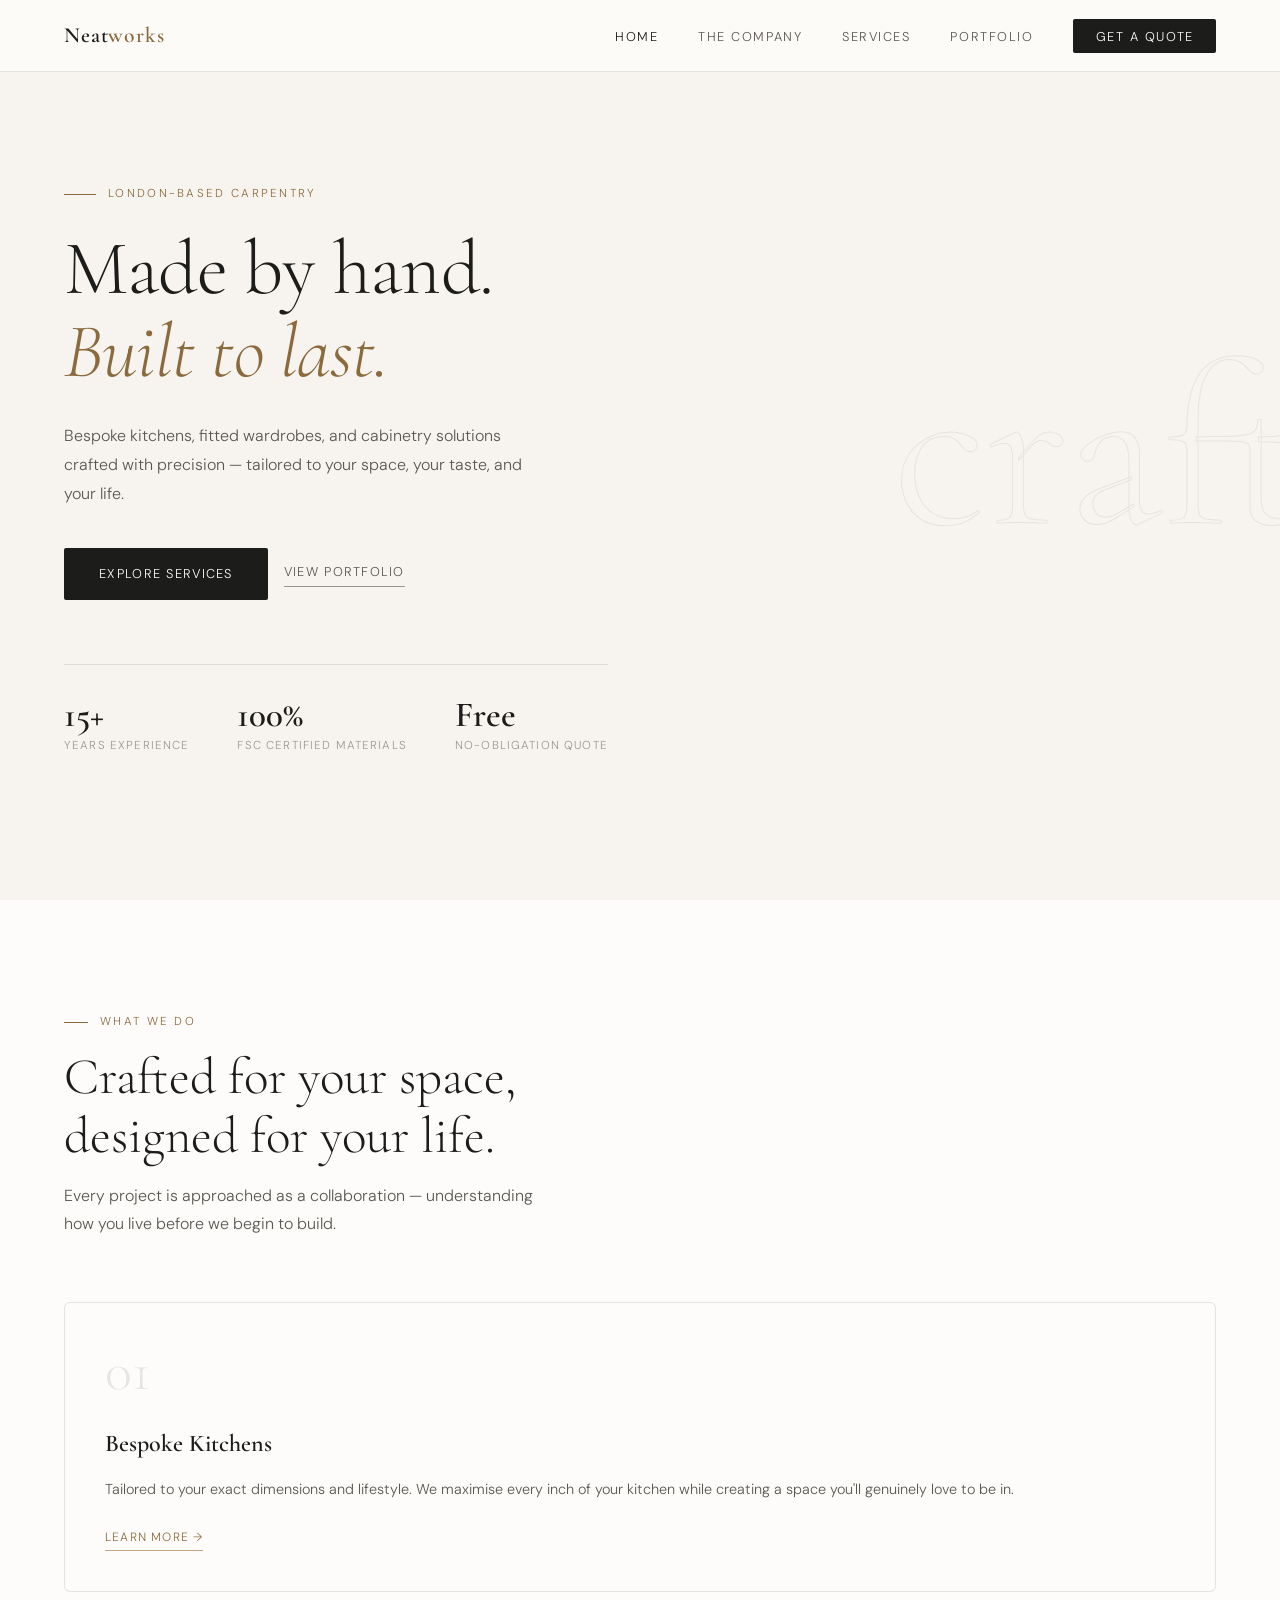
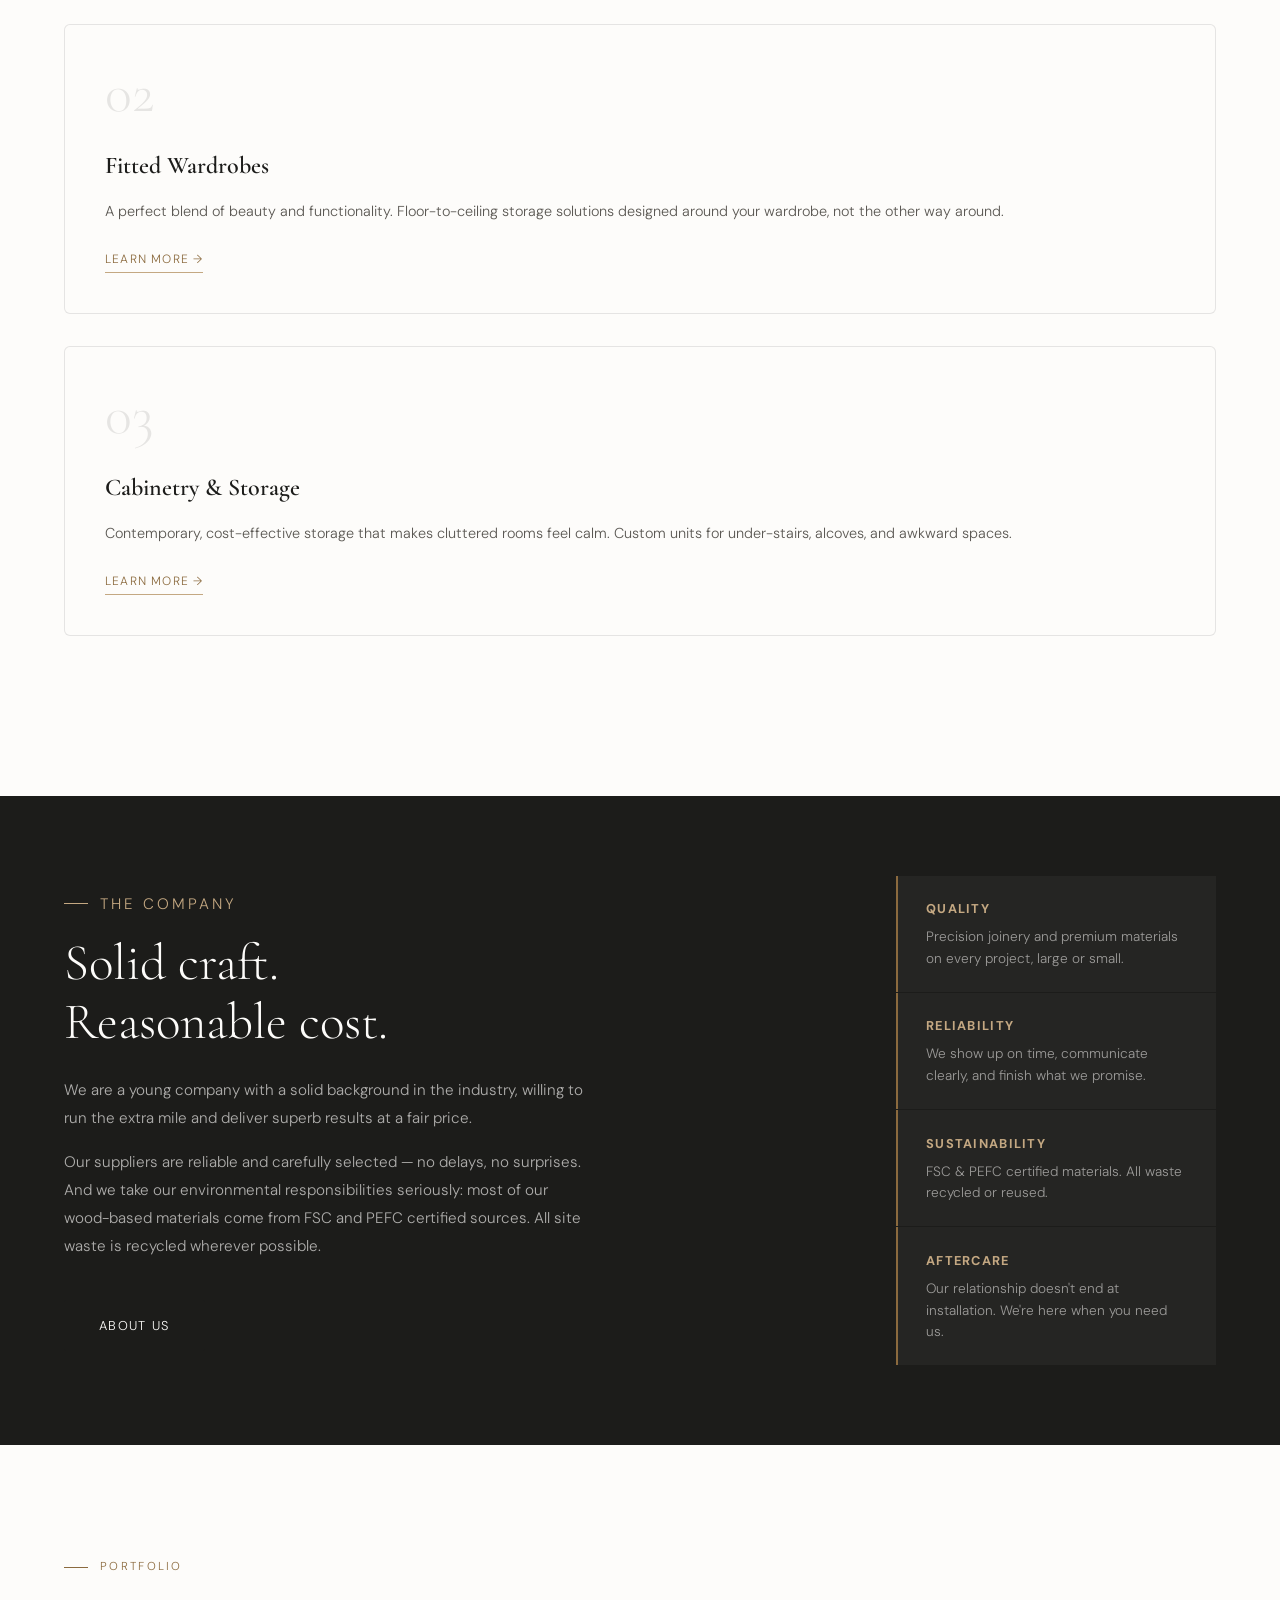
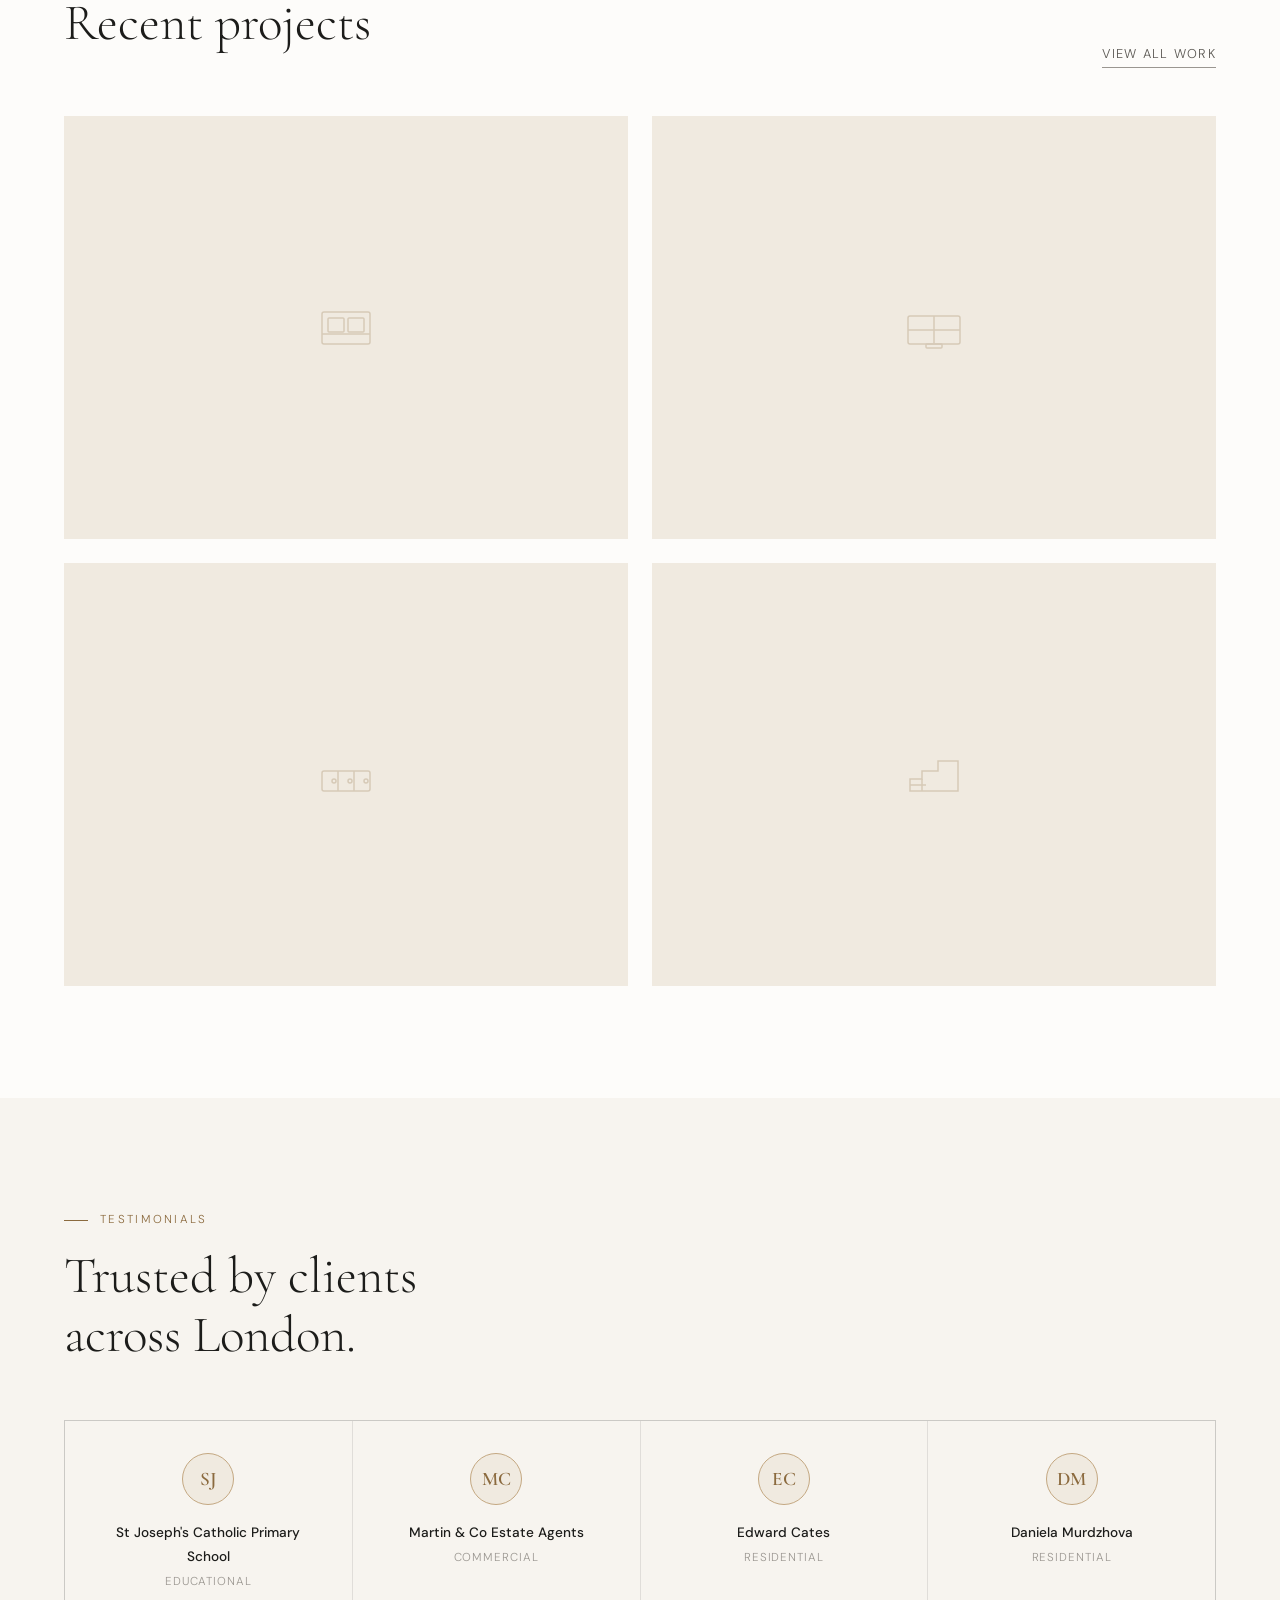
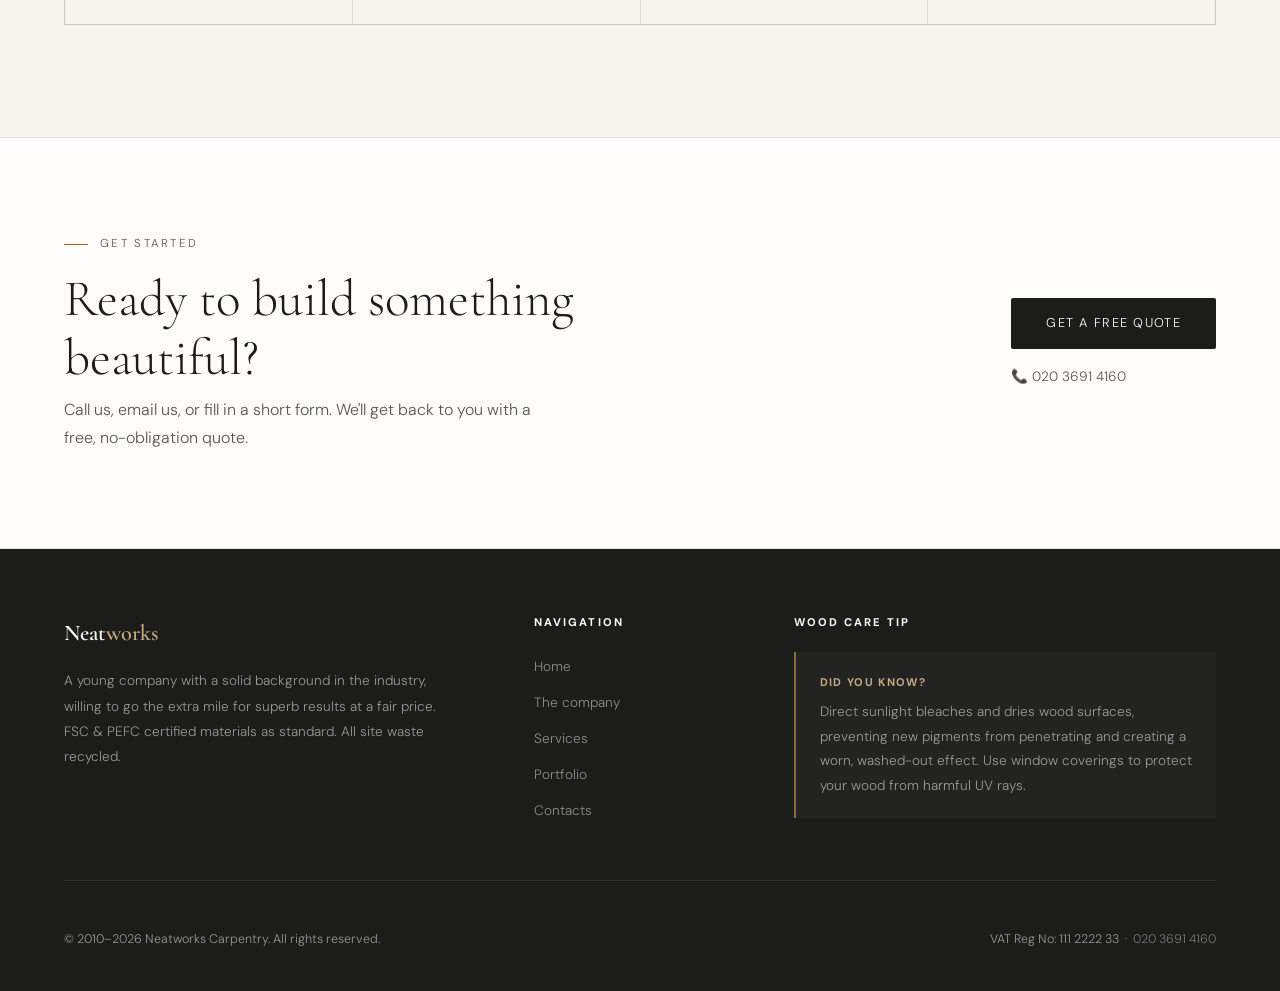
<file: index.html>
﻿<!DOCTYPE html>
<html lang="en">
<head>
<meta charset="utf-8">
<title>Neatworks Carpentry</title>
<meta name="viewport" content="width=device-width, initial-scale=1">
<meta name="description" content="Neatworks is a young company with solid background in the industry. Bespoke kitchens, fitted wardrobes, cabinetry and storage solutions.">
<link href="https://fonts.googleapis.com/css2?family=Cormorant+Garamond:wght@300;400;600&family=DM+Sans:wght@300;400;500&display=swap" rel="stylesheet">
<link rel="stylesheet" href="neatworks.css">
</head>
<body>

<!-- NAV -->
<nav id="site-nav">
  <a href="index.html" class="nav-logo">Neat<span>works</span></a>
  <button type="button" class="nav-toggle" aria-expanded="false" aria-controls="nav-menu" aria-label="Open menu">
    <span class="nav-toggle-bar" aria-hidden="true"></span>
    <span class="nav-toggle-bar" aria-hidden="true"></span>
    <span class="nav-toggle-bar" aria-hidden="true"></span>
  </button>
  <div class="nav-backdrop" hidden></div>
  <ul id="nav-menu" class="nav-links">
    <li><a href="index.html" aria-current="page">Home</a></li>
    <li><a href="company.html">The company</a></li>
    <li><a href="services.html">Services</a></li>
    <li><a href="portfolio.html">Portfolio</a></li>
    <li><a href="contacts.html" class="nav-cta">Get a quote</a></li>
  </ul>
</nav>

<!-- HERO -->
<section class="hero">
  <div class="hero-bg-text">craft</div>
  <div class="hero-content">
    <p class="hero-eyebrow">London-based carpentry</p>
    <h1>Made by hand.<br><em>Built to last.</em></h1>
    <p class="hero-sub">Bespoke kitchens, fitted wardrobes, and cabinetry solutions crafted with precision — tailored to your space, your taste, and your life.</p>
    <div class="hero-actions">
      <a href="services.html" class="btn-primary">Explore services</a>
      <a href="portfolio.html" class="btn-ghost">View portfolio</a>
    </div>
    <div class="hero-stat-row">
      <div class="hero-stat">
        <div class="num">15+</div>
        <div class="label">Years experience</div>
      </div>
      <div class="hero-stat">
        <div class="num">100%</div>
        <div class="label">FSC certified materials</div>
      </div>
      <div class="hero-stat">
        <div class="num">Free</div>
        <div class="label">No-obligation quote</div>
      </div>
    </div>
  </div>
</section>

<!-- SERVICES -->
<section class="section section-services">
  <p class="section-label">What we do</p>
  <h2 class="section-title">Crafted for your space,<br>designed for your life.</h2>
  <p class="section-intro">Every project is approached as a collaboration — understanding how you live before we begin to build.</p>

  <div class="services-grid">
    <div class="service-card">
      <div class="service-num">01</div>
      <h3>Bespoke Kitchens</h3>
      <p>Tailored to your exact dimensions and lifestyle. We maximise every inch of your kitchen while creating a space you'll genuinely love to be in.</p>
      <a href="services.html#kitchens" class="service-arrow">Learn more →</a>
    </div>
    <div class="service-card">
      <div class="service-num">02</div>
      <h3>Fitted Wardrobes</h3>
      <p>A perfect blend of beauty and functionality. Floor-to-ceiling storage solutions designed around your wardrobe, not the other way around.</p>
      <a href="services.html#wardrobes" class="service-arrow">Learn more →</a>
    </div>
    <div class="service-card">
      <div class="service-num">03</div>
      <h3>Cabinetry & Storage</h3>
      <p>Contemporary, cost-effective storage that makes cluttered rooms feel calm. Custom units for under-stairs, alcoves, and awkward spaces.</p>
      <a href="services.html#cabinetry" class="service-arrow">Learn more →</a>
    </div>
  </div>
</section>

<!-- ABOUT -->
<div class="about-strip">
  <div class="about-strip-text">
    <p class="section-label">The company</p>
    <h2 class="section-title">Solid craft.<br>Reasonable cost.</h2>
    <p>We are a young company with a solid background in the industry, willing to run the extra mile and deliver superb results at a fair price.</p>
    <p>Our suppliers are reliable and carefully selected — no delays, no surprises. And we take our environmental responsibilities seriously: most of our wood-based materials come from FSC and PEFC certified sources. All site waste is recycled wherever possible.</p>
    <a href="company.html" class="btn-primary" style="margin-top:1.5rem; display:inline-block;">About us</a>
  </div>
  <div class="about-pillars">
    <div class="pillar">
      <h4>Quality</h4>
      <p>Precision joinery and premium materials on every project, large or small.</p>
    </div>
    <div class="pillar">
      <h4>Reliability</h4>
      <p>We show up on time, communicate clearly, and finish what we promise.</p>
    </div>
    <div class="pillar">
      <h4>Sustainability</h4>
      <p>FSC & PEFC certified materials. All waste recycled or reused.</p>
    </div>
    <div class="pillar">
      <h4>Aftercare</h4>
      <p>Our relationship doesn't end at installation. We're here when you need us.</p>
    </div>
  </div>
</div>

<!-- PROJECTS -->
<section class="section">
  <div class="projects-header">
    <div>
      <p class="section-label">Portfolio</p>
      <h2 class="section-title">Recent projects</h2>
    </div>
    <a href="portfolio.html" class="btn-ghost">View all work</a>
  </div>

  <div class="projects-grid">
    <div class="project-card">
      <div class="project-card-inner">
        <div class="project-placeholder">
          <!-- Placeholder: replace with <img src="/portfolio/img-medium/BespokeKitchen1.jpg"> -->
          <svg width="64" height="64" viewBox="0 0 64 64" fill="none" xmlns="http://www.w3.org/2000/svg">
            <rect x="8" y="16" width="48" height="32" rx="2" stroke="#8B6A3E" stroke-width="1.5"/>
            <rect x="14" y="22" width="16" height="14" rx="1" stroke="#8B6A3E" stroke-width="1.5"/>
            <rect x="34" y="22" width="16" height="14" rx="1" stroke="#8B6A3E" stroke-width="1.5"/>
            <line x1="8" y1="38" x2="56" y2="38" stroke="#8B6A3E" stroke-width="1.5"/>
          </svg>
        </div>
        <div class="project-overlay">
          <div class="project-label">Kitchen</div>
          <div class="project-title">Bespoke Kitchen</div>
          <div class="project-desc">Space-maximising design in a compact London home.</div>
        </div>
      </div>
      <div class="project-meta">
        <h5>Bespoke Kitchen</h5>
        <p>Space-maximising design</p>
      </div>
    </div>

    <div class="project-card">
      <div class="project-card-inner">
        <div class="project-placeholder">
          <!-- Placeholder: replace with <img src="/portfolio/img-medium/ComputerDesks1.jpg"> -->
          <svg width="64" height="64" viewBox="0 0 64 64" fill="none" xmlns="http://www.w3.org/2000/svg">
            <rect x="6" y="20" width="52" height="28" rx="2" stroke="#8B6A3E" stroke-width="1.5"/>
            <line x1="32" y1="20" x2="32" y2="48" stroke="#8B6A3E" stroke-width="1.5"/>
            <line x1="6" y1="34" x2="58" y2="34" stroke="#8B6A3E" stroke-width="1.5"/>
            <rect x="24" y="48" width="16" height="4" rx="1" stroke="#8B6A3E" stroke-width="1.5"/>
          </svg>
        </div>
        <div class="project-overlay">
          <div class="project-label">Commercial</div>
          <div class="project-title">Bespoke Computer Desks</div>
          <div class="project-desc">Multi-pupil workstations for a primary school.</div>
        </div>
      </div>
      <div class="project-meta">
        <h5>Bespoke Computer Desks</h5>
        <p>Commercial &amp; educational</p>
      </div>
    </div>

    <div class="project-card">
      <div class="project-card-inner">
        <div class="project-placeholder">
          <!-- Placeholder: replace with <img src="/portfolio/img-medium/LowLevelStorageUnits1.jpg"> -->
          <svg width="64" height="64" viewBox="0 0 64 64" fill="none" xmlns="http://www.w3.org/2000/svg">
            <rect x="8" y="28" width="48" height="20" rx="2" stroke="#8B6A3E" stroke-width="1.5"/>
            <line x1="24" y1="28" x2="24" y2="48" stroke="#8B6A3E" stroke-width="1.5"/>
            <line x1="40" y1="28" x2="40" y2="48" stroke="#8B6A3E" stroke-width="1.5"/>
            <circle cx="20" cy="38" r="2" stroke="#8B6A3E" stroke-width="1.5"/>
            <circle cx="36" cy="38" r="2" stroke="#8B6A3E" stroke-width="1.5"/>
            <circle cx="52" cy="38" r="2" stroke="#8B6A3E" stroke-width="1.5"/>
          </svg>
        </div>
        <div class="project-overlay">
          <div class="project-label">Storage</div>
          <div class="project-title">Low Level Storage Units</div>
          <div class="project-desc">Contemporary living room storage solution.</div>
        </div>
      </div>
      <div class="project-meta">
        <h5>Low Level Storage Units</h5>
        <p>Contemporary storage</p>
      </div>
    </div>

    <div class="project-card">
      <div class="project-card-inner">
        <div class="project-placeholder">
          <!-- Placeholder: replace with <img src="/portfolio/img-medium/Understairs1.jpg"> -->
          <svg width="64" height="64" viewBox="0 0 64 64" fill="none" xmlns="http://www.w3.org/2000/svg">
            <path d="M8 48 L8 36 L20 36 L20 28 L36 28 L36 18 L56 18 L56 48 Z" stroke="#8B6A3E" stroke-width="1.5" fill="none"/>
            <line x1="8" y1="42" x2="24" y2="42" stroke="#8B6A3E" stroke-width="1.5"/>
            <line x1="20" y1="36" x2="20" y2="48" stroke="#8B6A3E" stroke-width="1.5"/>
          </svg>
        </div>
        <div class="project-overlay">
          <div class="project-label">Storage</div>
          <div class="project-title">Understairs Drawer Unit</div>
          <div class="project-desc">Neat, hidden shoe storage from MDF with painted fronts.</div>
        </div>
      </div>
      <div class="project-meta">
        <h5>Understairs Drawer Unit</h5>
        <p>Space-saving storage</p>
      </div>
    </div>
  </div>
</section>

<!-- CLIENTS / TESTIMONIALS -->
<section class="section testimonials-section">
  <p class="section-label">Testimonials</p>
  <h2 class="section-title">Trusted by clients<br>across London.</h2>

  <div class="clients-grid">
    <div class="client-card">
      <div class="client-initial">SJ</div>
      <div class="client-name">St Joseph's Catholic Primary School</div>
      <div class="client-type">Educational</div>
    </div>
    <div class="client-card">
      <div class="client-initial">MC</div>
      <div class="client-name">Martin &amp; Co Estate Agents</div>
      <div class="client-type">Commercial</div>
    </div>
    <div class="client-card">
      <div class="client-initial">EC</div>
      <div class="client-name">Edward Cates</div>
      <div class="client-type">Residential</div>
    </div>
    <div class="client-card">
      <div class="client-initial">DM</div>
      <div class="client-name">Daniela Murdzhova</div>
      <div class="client-type">Residential</div>
    </div>
  </div>
</section>

<!-- CTA BAND -->
<div class="cta-band">
  <div class="cta-band-text">
    <p class="section-label">Get started</p>
    <h2 class="section-title">Ready to build something<br>beautiful?</h2>
    <p>Call us, email us, or fill in a short form. We'll get back to you with a free, no-obligation quote.</p>
  </div>
  <div style="display:flex; flex-direction:column; gap:1rem; align-items:flex-start;">
    <a href="contacts.html" class="btn-primary">Get a free quote</a>
    <a href="tel:02036914160" style="font-size:0.85rem; color:var(--mid); text-decoration:none;">
      📞 020 3691 4160
    </a>
  </div>
</div>

<!-- FOOTER -->
<footer>
  <div class="footer-grid">
    <div class="footer-col">
      <a href="neatworkscarpentry-home-scrape.html" class="footer-logo">Neat<span>works</span></a>
      <p class="footer-about">A young company with a solid background in the industry, willing to go the extra mile for superb results at a fair price. FSC &amp; PEFC certified materials as standard. All site waste recycled.</p>
    </div>
    <div class="footer-col">
      <h5>Navigation</h5>
      <ul class="footer-links">
        <li><a href="neatworkscarpentry-home-scrape.html">Home</a></li>
        <li><a href="company.html">The company</a></li>
        <li><a href="services.html">Services</a></li>
        <li><a href="portfolio.html">Portfolio</a></li>
        <li><a href="contacts.html">Contacts</a></li>
      </ul>
    </div>
    <div class="footer-col">
      <h5>Wood care tip</h5>
      <div class="footer-tip">
        <strong>Did you know?</strong>
        Direct sunlight bleaches and dries wood surfaces, preventing new pigments from penetrating and creating a worn, washed-out effect. Use window coverings to protect your wood from harmful UV rays.
      </div>
    </div>
  </div>
  <div class="footer-bottom">
    <span>© 2010–2026 Neatworks Carpentry. All rights reserved.</span>
    <span>VAT Reg No: 111 2222 33 &nbsp;·&nbsp; <a href="tel:02036914160">020 3691 4160</a></span>
  </div>
</footer>

<script src="nav.js"></script>
</body>
</html>
</file>
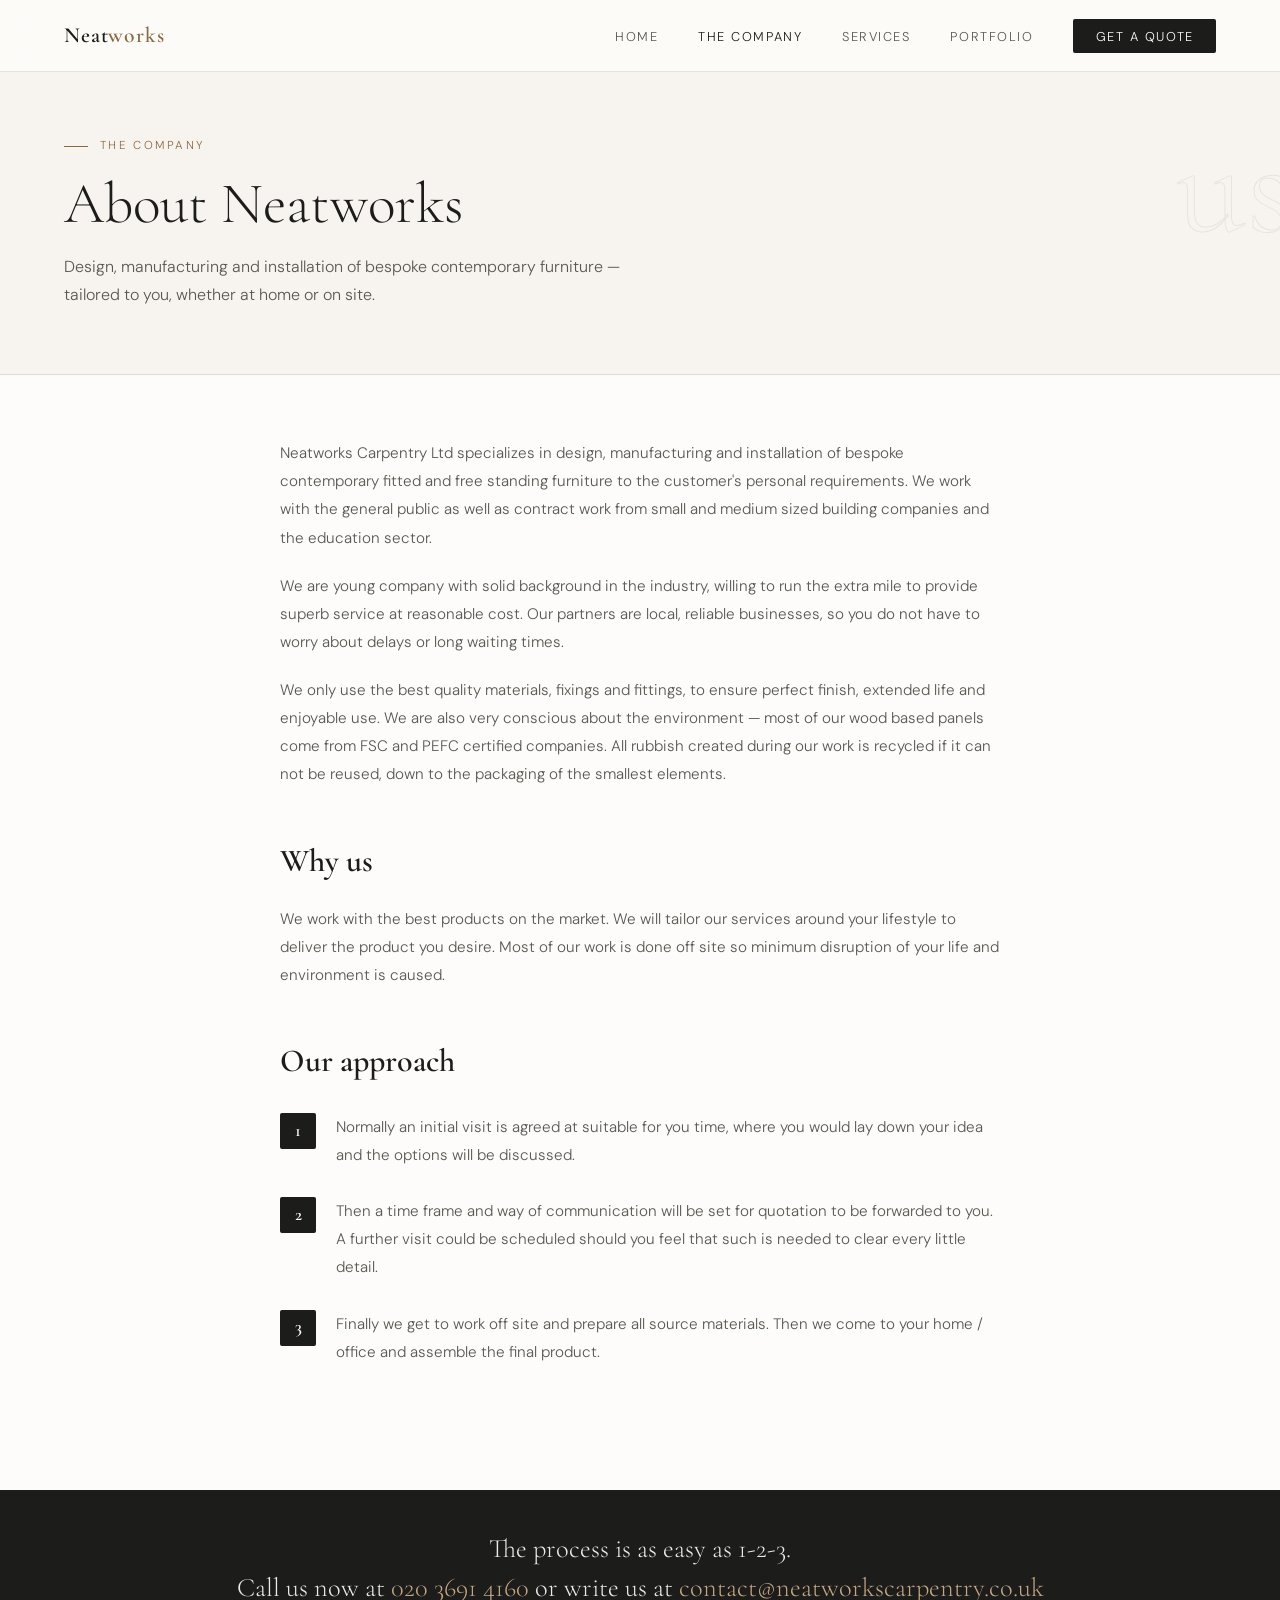
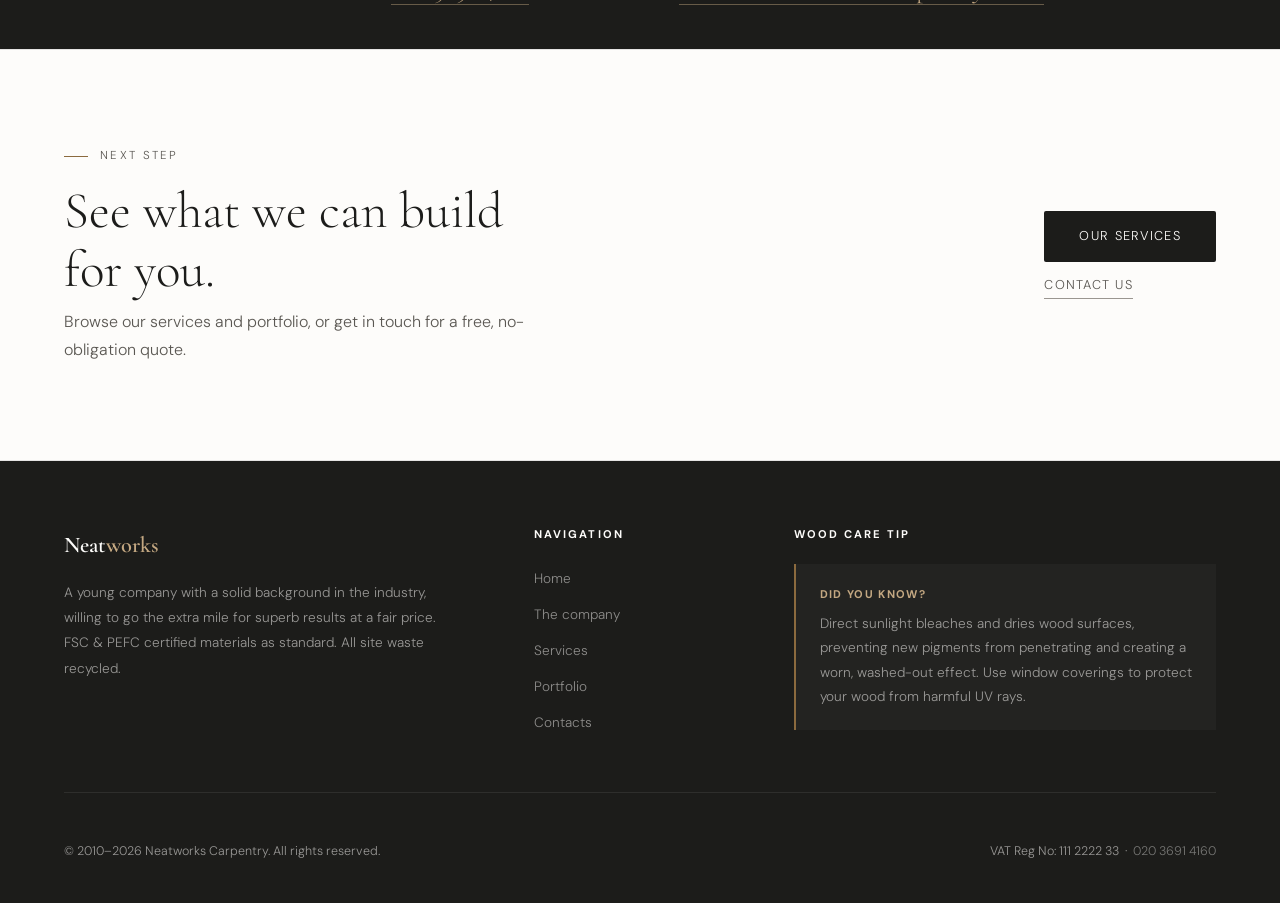
<file: company.html>
<!DOCTYPE html>
<html lang="en">
<head>
<meta charset="utf-8">
<title>The company — Neatworks Carpentry</title>
<meta name="viewport" content="width=device-width, initial-scale=1">
<meta name="description" content="Neatworks Carpentry Ltd — bespoke fitted and freestanding furniture, design, manufacturing and installation across London.">
<link href="https://fonts.googleapis.com/css2?family=Cormorant+Garamond:wght@300;400;600&family=DM+Sans:wght@300;400;500&display=swap" rel="stylesheet">
<link rel="stylesheet" href="neatworks.css">
</head>
<body>

<nav id="site-nav">
  <a href="index.html" class="nav-logo">Neat<span>works</span></a>
  <button type="button" class="nav-toggle" aria-expanded="false" aria-controls="nav-menu" aria-label="Open menu">
    <span class="nav-toggle-bar" aria-hidden="true"></span>
    <span class="nav-toggle-bar" aria-hidden="true"></span>
    <span class="nav-toggle-bar" aria-hidden="true"></span>
  </button>
  <div class="nav-backdrop" hidden></div>
  <ul id="nav-menu" class="nav-links">
    <li><a href="index.html">Home</a></li>
    <li><a href="company.html" aria-current="page">The company</a></li>
    <li><a href="services.html">Services</a></li>
    <li><a href="portfolio.html">Portfolio</a></li>
    <li><a href="contacts.html" class="nav-cta">Get a quote</a></li>
  </ul>
</nav>

<header class="page-hero">
  <div class="page-hero-bg" aria-hidden="true">us</div>
  <div class="page-hero-inner">
    <p class="section-label">The company</p>
    <h1 class="page-title">About Neatworks</h1>
    <p class="page-lead">Design, manufacturing and installation of bespoke contemporary furniture — tailored to you, whether at home or on site.</p>
  </div>
</header>

<main class="page-main">
  <div class="page-inner prose">
    <p>Neatworks Carpentry Ltd specializes in design, manufacturing and installation of bespoke contemporary fitted and free standing furniture to the customer's personal requirements. We work with the general public as well as contract work from small and medium sized building companies and the education sector.</p>
    <p>We are young company with solid background in the industry, willing to run the extra mile to provide superb service at reasonable cost. Our partners are local, reliable businesses, so you do not have to worry about delays or long waiting times.</p>
    <p>We only use the best quality materials, fixings and fittings, to ensure perfect finish, extended life and enjoyable use. We are also very conscious about the environment — most of our wood based panels come from FSC and PEFC certified companies. All rubbish created during our work is recycled if it can not be reused, down to the packaging of the smallest elements.</p>

    <h2>Why us</h2>
    <p>We work with the best products on the market. We will tailor our services around your lifestyle to deliver the product you desire. Most of our work is done off site so minimum disruption of your life and environment is caused.</p>

    <h2>Our approach</h2>
    <ol class="process-steps">
      <li>Normally an initial visit is agreed at suitable for you time, where you would lay down your idea and the options will be discussed.</li>
      <li>Then a time frame and way of communication will be set for quotation to be forwarded to you. A further visit could be scheduled should you feel that such is needed to clear every little detail.</li>
      <li>Finally we get to work off site and prepare all source materials. Then we come to your home / office and assemble the final product.</li>
    </ol>
  </div>
</main>

<div class="tagline-band">
  The process is as easy as 1-2-3.<br>
  Call us now at <a href="tel:02036914160">020 3691 4160</a>
  or write us at <a href="mailto:contact@neatworkscarpentry.co.uk">contact@neatworkscarpentry.co.uk</a>
</div>

<div class="cta-band">
  <div class="cta-band-text">
    <p class="section-label">Next step</p>
    <h2 class="section-title">See what we can build<br>for you.</h2>
    <p>Browse our services and portfolio, or get in touch for a free, no-obligation quote.</p>
  </div>
  <div class="cta-stack">
    <a href="services.html" class="btn-primary">Our services</a>
    <a href="contacts.html" class="btn-ghost">Contact us</a>
  </div>
</div>

<footer>
  <div class="footer-grid">
    <div class="footer-col">
      <a href="neatworkscarpentry-home-scrape.html" class="footer-logo">Neat<span>works</span></a>
      <p class="footer-about">A young company with a solid background in the industry, willing to go the extra mile for superb results at a fair price. FSC &amp; PEFC certified materials as standard. All site waste recycled.</p>
    </div>
    <div class="footer-col">
      <h5>Navigation</h5>
      <ul class="footer-links">
        <li><a href="neatworkscarpentry-home-scrape.html">Home</a></li>
        <li><a href="company.html">The company</a></li>
        <li><a href="services.html">Services</a></li>
        <li><a href="portfolio.html">Portfolio</a></li>
        <li><a href="contacts.html">Contacts</a></li>
      </ul>
    </div>
    <div class="footer-col">
      <h5>Wood care tip</h5>
      <div class="footer-tip">
        <strong>Did you know?</strong>
        Direct sunlight bleaches and dries wood surfaces, preventing new pigments from penetrating and creating a worn, washed-out effect. Use window coverings to protect your wood from harmful UV rays.
      </div>
    </div>
  </div>
  <div class="footer-bottom">
    <span>© 2010–2026 Neatworks Carpentry. All rights reserved.</span>
    <span>VAT Reg No: 111 2222 33 &nbsp;·&nbsp; <a href="tel:02036914160">020 3691 4160</a></span>
  </div>
</footer>

<script src="nav.js"></script>
</body>
</html>
</file>
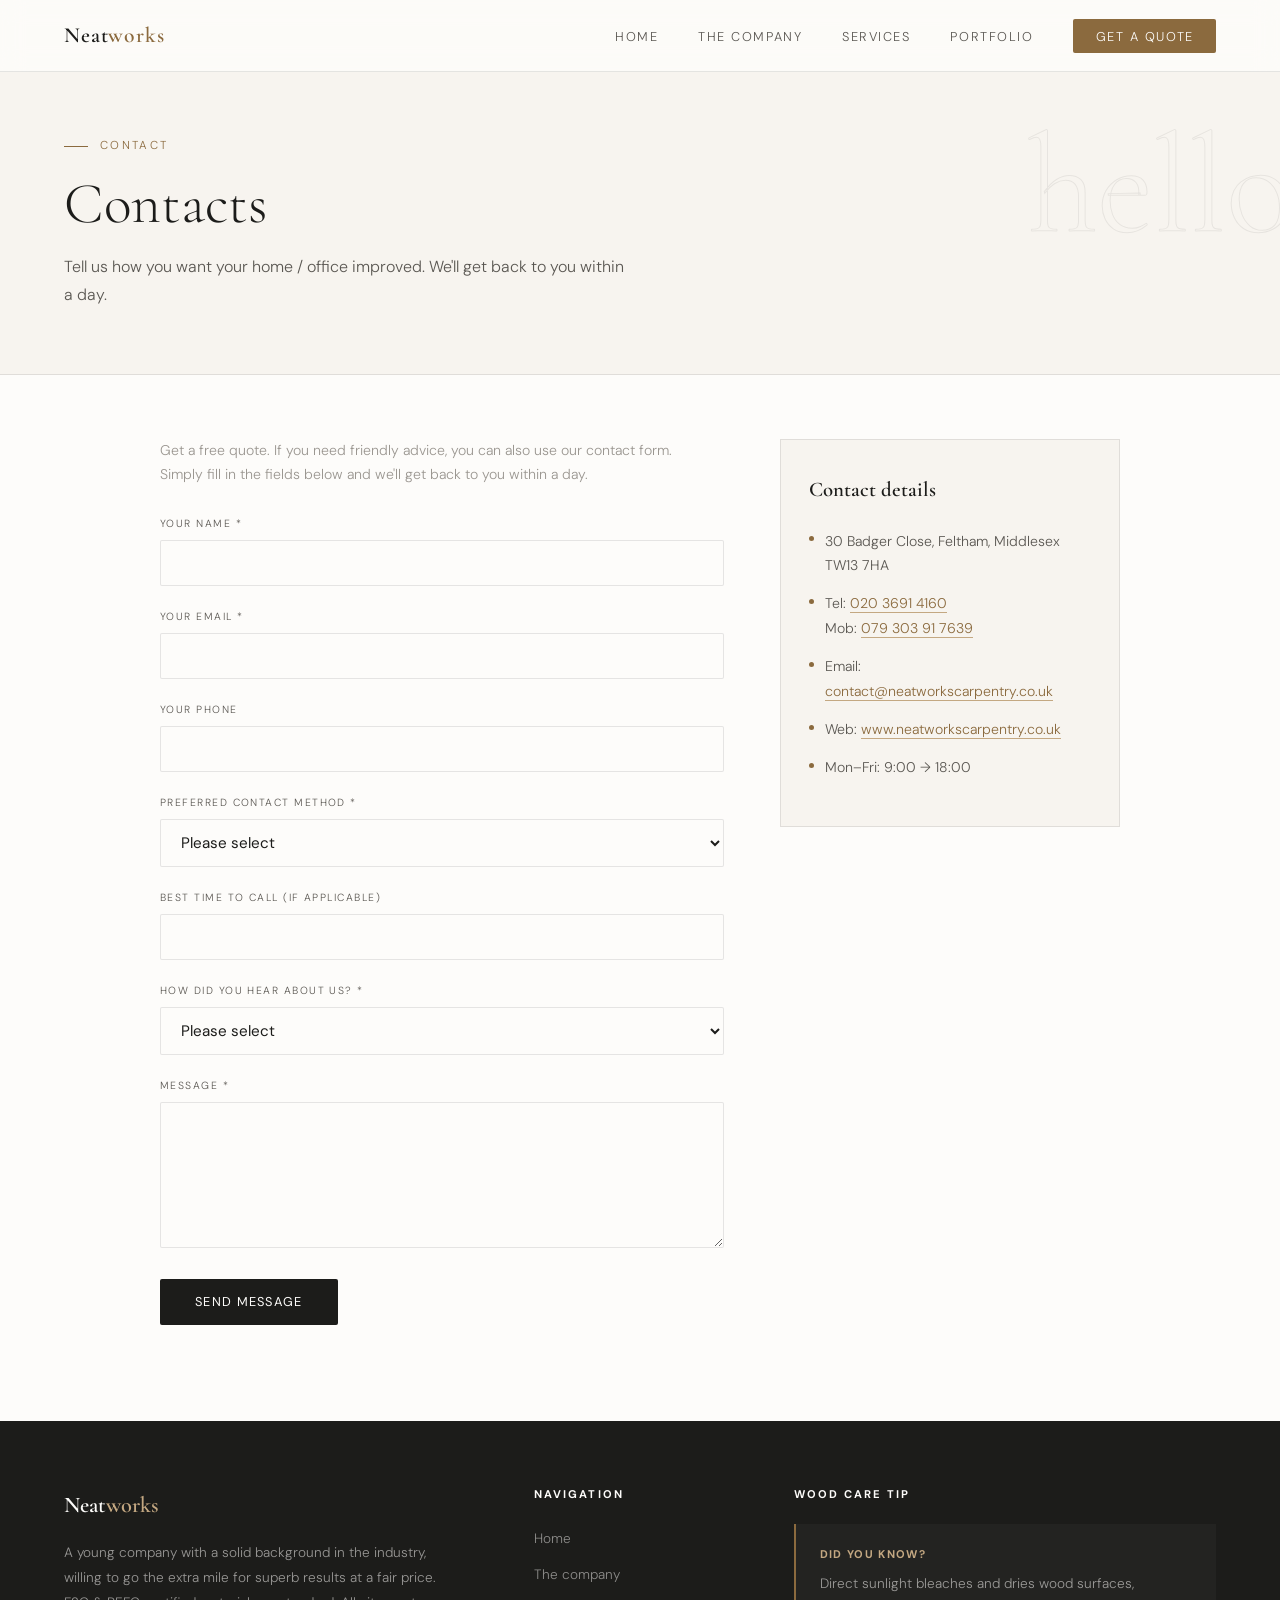
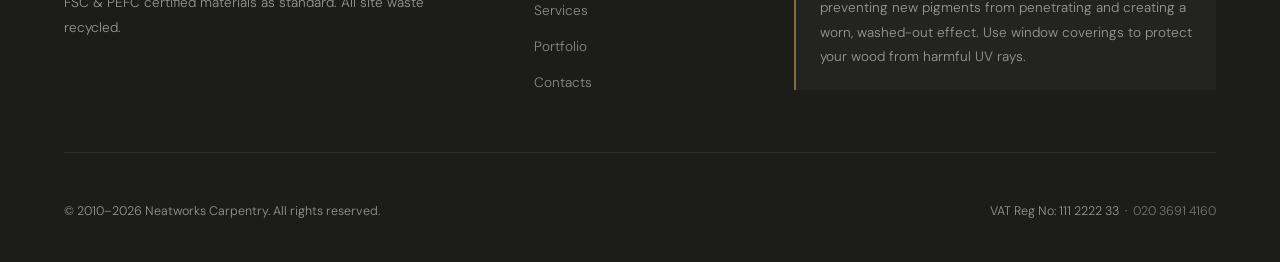
<file: contacts.html>
<!DOCTYPE html>
<html lang="en">
<head>
<meta charset="utf-8">
<title>Contacts — Neatworks Carpentry</title>
<meta name="viewport" content="width=device-width, initial-scale=1">
<meta name="description" content="Contact Neatworks Carpentry for a free quote — Feltham, London. Phone, email or contact form.">
<link href="https://fonts.googleapis.com/css2?family=Cormorant+Garamond:wght@300;400;600&family=DM+Sans:wght@300;400;500&display=swap" rel="stylesheet">
<link rel="stylesheet" href="neatworks.css">
</head>
<body>

<nav id="site-nav">
  <a href="index.html" class="nav-logo">Neat<span>works</span></a>
  <button type="button" class="nav-toggle" aria-expanded="false" aria-controls="nav-menu" aria-label="Open menu">
    <span class="nav-toggle-bar" aria-hidden="true"></span>
    <span class="nav-toggle-bar" aria-hidden="true"></span>
    <span class="nav-toggle-bar" aria-hidden="true"></span>
  </button>
  <div class="nav-backdrop" hidden></div>
  <ul id="nav-menu" class="nav-links">
    <li><a href="index.html">Home</a></li>
    <li><a href="company.html">The company</a></li>
    <li><a href="services.html">Services</a></li>
    <li><a href="portfolio.html">Portfolio</a></li>
    <li><a href="contacts.html" class="nav-cta" aria-current="page">Get a quote</a></li>
  </ul>
</nav>

<header class="page-hero">
  <div class="page-hero-bg" aria-hidden="true">hello</div>
  <div class="page-hero-inner">
    <p class="section-label">Contact</p>
    <h1 class="page-title">Contacts</h1>
    <p class="page-lead">Tell us how you want your home / office improved. We'll get back to you within a day.</p>
  </div>
</header>

<main class="page-main">
  <div class="page-inner-wide contact-grid">

    <div>
      <p class="form-note">Get a free quote. If you need friendly advice, you can also use our contact form. Simply fill in the fields below and we'll get back to you within a day.</p>

      <form action="#" method="post" novalidate>
        <div class="form-field">
          <label for="name">Your name <span class="req" aria-hidden="true">*</span></label>
          <input type="text" id="name" name="name" required autocomplete="name">
        </div>
        <div class="form-field">
          <label for="email">Your email <span class="req" aria-hidden="true">*</span></label>
          <input type="email" id="email" name="email" required autocomplete="email">
        </div>
        <div class="form-field">
          <label for="phone">Your phone</label>
          <input type="tel" id="phone" name="phone" autocomplete="tel">
        </div>
        <div class="form-field">
          <label for="contact-method">Preferred contact method <span class="req" aria-hidden="true">*</span></label>
          <select id="contact-method" name="contact_method" required>
            <option value="">Please select</option>
            <option value="email">Email</option>
            <option value="phone">Phone</option>
          </select>
        </div>
        <div class="form-field">
          <label for="call-time">Best time to call (if applicable)</label>
          <input type="text" id="call-time" name="call_time" autocomplete="off">
        </div>
        <div class="form-field">
          <label for="hear-about">How did you hear about us? <span class="req" aria-hidden="true">*</span></label>
          <select id="hear-about" name="hear_about" required>
            <option value="">Please select</option>
            <option value="search">Search engine</option>
            <option value="online-ad">Online ad</option>
            <option value="magazine-ad">Magazine ad</option>
            <option value="recommendation">Recommendation</option>
            <option value="other">Other</option>
          </select>
        </div>
        <div class="form-field">
          <label for="message">Message <span class="req" aria-hidden="true">*</span></label>
          <textarea id="message" name="message" required rows="6"></textarea>
        </div>
        <button type="submit" class="btn-primary">Send message</button>
      </form>
    </div>

    <aside class="contact-panel">
      <h2>Contact details</h2>
      <ul class="contact-list">
        <li>30 Badger Close, Feltham, Middlesex TW13 7HA</li>
        <li>Tel: <a href="tel:02036914160">020 3691 4160</a><br>Mob: <a href="tel:07930391763">079 303 91 7639</a></li>
        <li>Email: <a href="mailto:contact@neatworkscarpentry.co.uk">contact@neatworkscarpentry.co.uk</a></li>
        <li>Web: <a href="https://www.neatworkscarpentry.co.uk/" target="_blank" rel="noopener noreferrer">www.neatworkscarpentry.co.uk</a></li>
        <li>Mon–Fri: 9:00 → 18:00</li>
      </ul>
    </aside>

  </div>
</main>

<footer>
  <div class="footer-grid">
    <div class="footer-col">
      <a href="neatworkscarpentry-home-scrape.html" class="footer-logo">Neat<span>works</span></a>
      <p class="footer-about">A young company with a solid background in the industry, willing to go the extra mile for superb results at a fair price. FSC &amp; PEFC certified materials as standard. All site waste recycled.</p>
    </div>
    <div class="footer-col">
      <h5>Navigation</h5>
      <ul class="footer-links">
        <li><a href="neatworkscarpentry-home-scrape.html">Home</a></li>
        <li><a href="company.html">The company</a></li>
        <li><a href="services.html">Services</a></li>
        <li><a href="portfolio.html">Portfolio</a></li>
        <li><a href="contacts.html">Contacts</a></li>
      </ul>
    </div>
    <div class="footer-col">
      <h5>Wood care tip</h5>
      <div class="footer-tip">
        <strong>Did you know?</strong>
        Direct sunlight bleaches and dries wood surfaces, preventing new pigments from penetrating and creating a worn, washed-out effect. Use window coverings to protect your wood from harmful UV rays.
      </div>
    </div>
  </div>
  <div class="footer-bottom">
    <span>© 2010–2026 Neatworks Carpentry. All rights reserved.</span>
    <span>VAT Reg No: 111 2222 33 &nbsp;·&nbsp; <a href="tel:02036914160">020 3691 4160</a></span>
  </div>
</footer>

<script src="nav.js"></script>
</body>
</html>
</file>
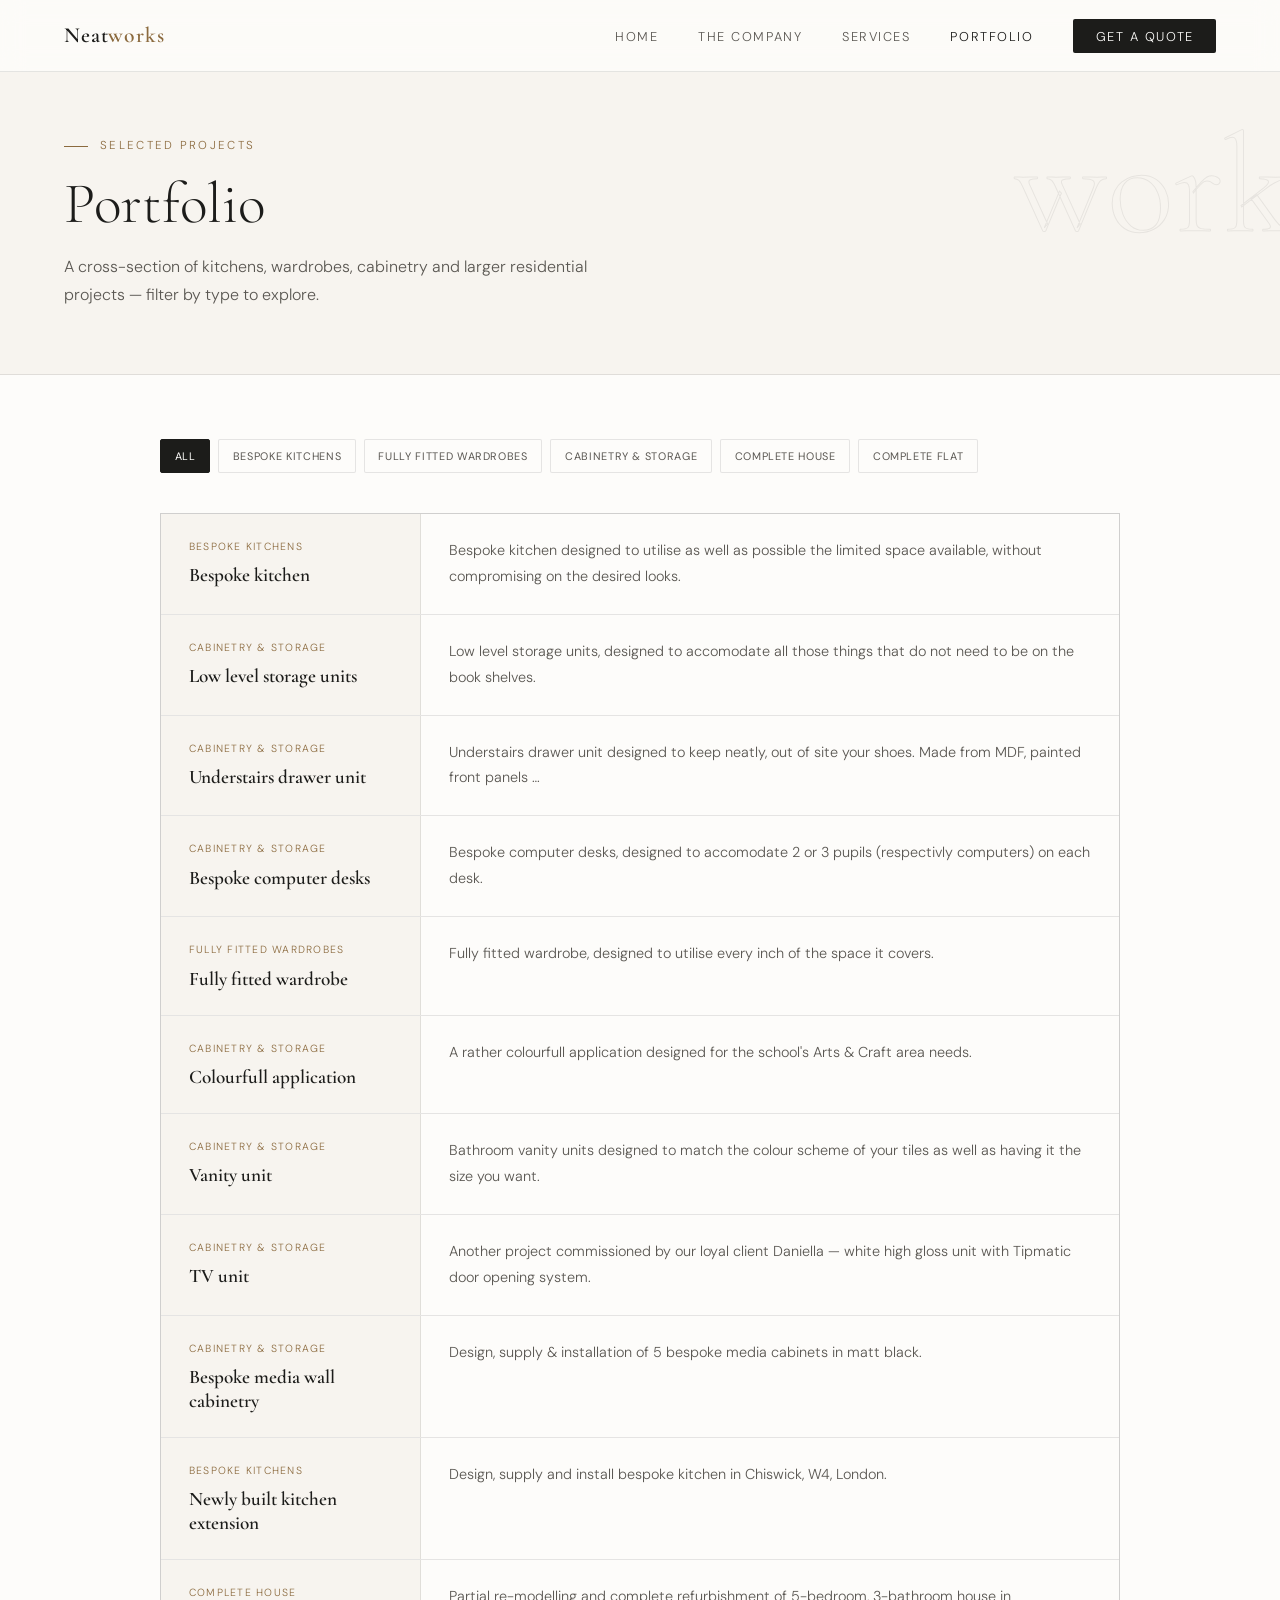
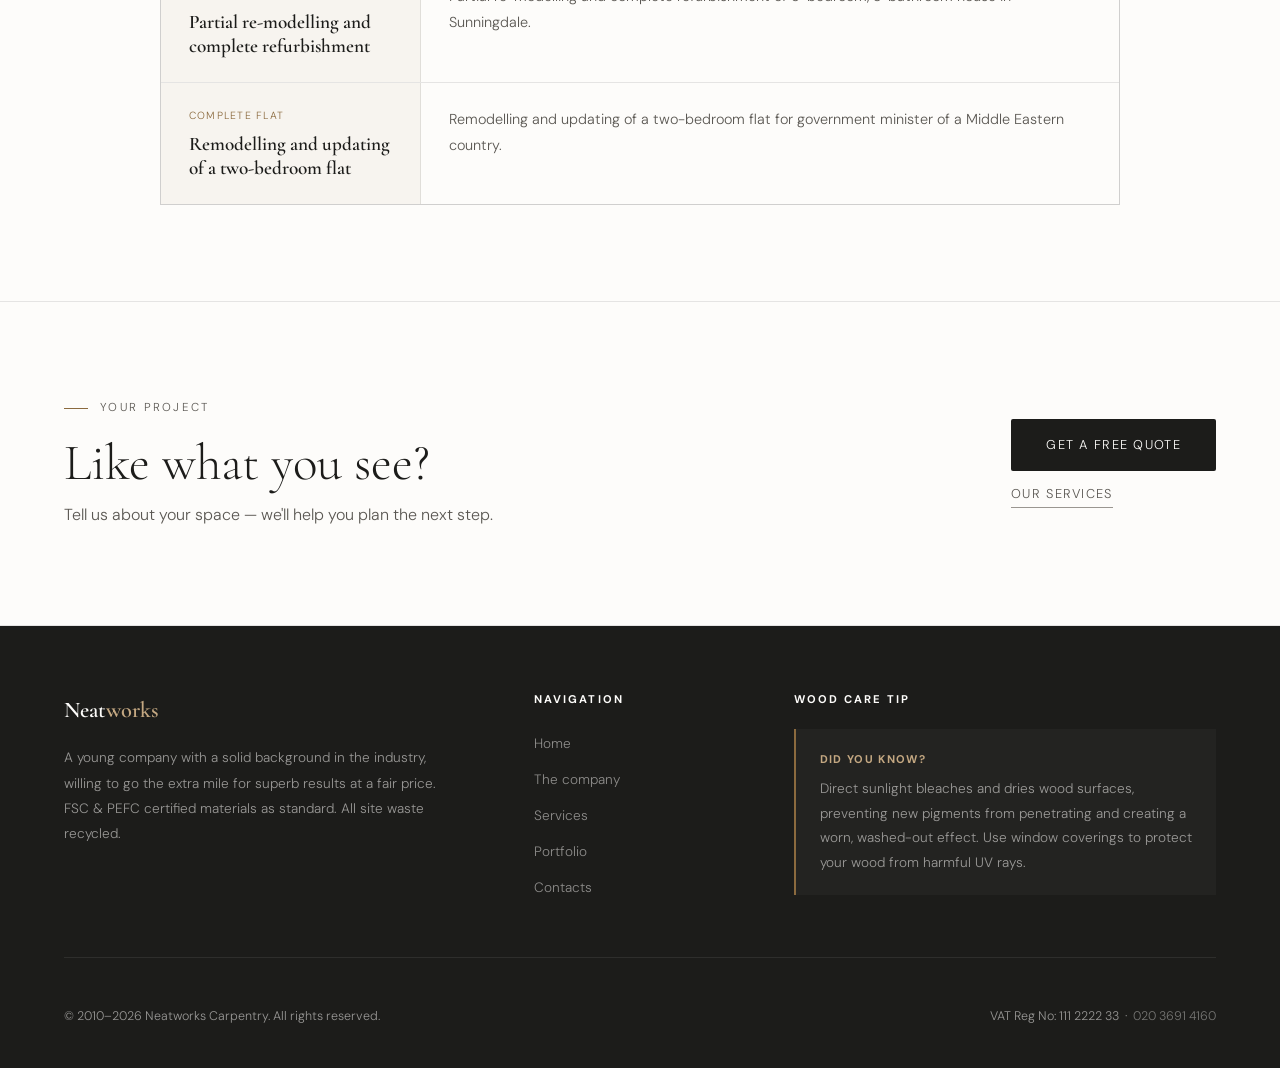
<file: portfolio.html>
<!DOCTYPE html>
<html lang="en">
<head>
<meta charset="utf-8">
<title>Portfolio — Neatworks Carpentry</title>
<meta name="viewport" content="width=device-width, initial-scale=1">
<meta name="description" content="Recent bespoke kitchens, wardrobes, cabinetry and full property projects by Neatworks Carpentry, London.">
<link href="https://fonts.googleapis.com/css2?family=Cormorant+Garamond:wght@300;400;600&family=DM+Sans:wght@300;400;500&display=swap" rel="stylesheet">
<link rel="stylesheet" href="neatworks.css">
</head>
<body>

<nav id="site-nav">
  <a href="index.html" class="nav-logo">Neat<span>works</span></a>
  <button type="button" class="nav-toggle" aria-expanded="false" aria-controls="nav-menu" aria-label="Open menu">
    <span class="nav-toggle-bar" aria-hidden="true"></span>
    <span class="nav-toggle-bar" aria-hidden="true"></span>
    <span class="nav-toggle-bar" aria-hidden="true"></span>
  </button>
  <div class="nav-backdrop" hidden></div>
  <ul id="nav-menu" class="nav-links">
    <li><a href="index.html">Home</a></li>
    <li><a href="company.html">The company</a></li>
    <li><a href="services.html">Services</a></li>
    <li><a href="portfolio.html" aria-current="page">Portfolio</a></li>
    <li><a href="contacts.html" class="nav-cta">Get a quote</a></li>
  </ul>
</nav>

<header class="page-hero">
  <div class="page-hero-bg" aria-hidden="true">work</div>
  <div class="page-hero-inner">
    <p class="section-label">Selected projects</p>
    <h1 class="page-title">Portfolio</h1>
    <p class="page-lead">A cross-section of kitchens, wardrobes, cabinetry and larger residential projects — filter by type to explore.</p>
  </div>
</header>

<main class="page-main">
  <div class="page-inner-wide">
    <div class="filter-bar" role="group" aria-label="Filter projects">
      <button type="button" class="filter-btn is-active" data-filter="all">All</button>
      <button type="button" class="filter-btn" data-filter="bespoke-kitchens">Bespoke kitchens</button>
      <button type="button" class="filter-btn" data-filter="fitted-wardrobes">Fully fitted wardrobes</button>
      <button type="button" class="filter-btn" data-filter="cabinetry-storage">Cabinetry &amp; storage</button>
      <button type="button" class="filter-btn" data-filter="complete-house">Complete house</button>
      <button type="button" class="filter-btn" data-filter="complete-flat">Complete flat</button>
    </div>

    <div class="portfolio-list" id="portfolio-list">

      <article class="portfolio-item" data-category="bespoke-kitchens">
        <div class="pi-meta">
          <p class="pi-cat">Bespoke kitchens</p>
          <h3>Bespoke kitchen</h3>
        </div>
        <div class="pi-body">Bespoke kitchen designed to utilise as well as possible the limited space available, without compromising on the desired looks.</div>
      </article>

      <article class="portfolio-item" data-category="cabinetry-storage">
        <div class="pi-meta">
          <p class="pi-cat">Cabinetry &amp; storage</p>
          <h3>Low level storage units</h3>
        </div>
        <div class="pi-body">Low level storage units, designed to accomodate all those things that do not need to be on the book shelves.</div>
      </article>

      <article class="portfolio-item" data-category="cabinetry-storage">
        <div class="pi-meta">
          <p class="pi-cat">Cabinetry &amp; storage</p>
          <h3>Understairs drawer unit</h3>
        </div>
        <div class="pi-body">Understairs drawer unit designed to keep neatly, out of site your shoes. Made from MDF, painted front panels …</div>
      </article>

      <article class="portfolio-item" data-category="cabinetry-storage">
        <div class="pi-meta">
          <p class="pi-cat">Cabinetry &amp; storage</p>
          <h3>Bespoke computer desks</h3>
        </div>
        <div class="pi-body">Bespoke computer desks, designed to accomodate 2 or 3 pupils (respectivly computers) on each desk.</div>
      </article>

      <article class="portfolio-item" data-category="fitted-wardrobes">
        <div class="pi-meta">
          <p class="pi-cat">Fully fitted wardrobes</p>
          <h3>Fully fitted wardrobe</h3>
        </div>
        <div class="pi-body">Fully fitted wardrobe, designed to utilise every inch of the space it covers.</div>
      </article>

      <article class="portfolio-item" data-category="cabinetry-storage">
        <div class="pi-meta">
          <p class="pi-cat">Cabinetry &amp; storage</p>
          <h3>Colourfull application</h3>
        </div>
        <div class="pi-body">A rather colourfull application designed for the school's Arts &amp; Craft area needs.</div>
      </article>

      <article class="portfolio-item" data-category="cabinetry-storage">
        <div class="pi-meta">
          <p class="pi-cat">Cabinetry &amp; storage</p>
          <h3>Vanity unit</h3>
        </div>
        <div class="pi-body">Bathroom vanity units designed to match the colour scheme of your tiles as well as having it the size you want.</div>
      </article>

      <article class="portfolio-item" data-category="cabinetry-storage">
        <div class="pi-meta">
          <p class="pi-cat">Cabinetry &amp; storage</p>
          <h3>TV unit</h3>
        </div>
        <div class="pi-body">Another project commissioned by our loyal client Daniella — white high gloss unit with Tipmatic door opening system.</div>
      </article>

      <article class="portfolio-item" data-category="cabinetry-storage">
        <div class="pi-meta">
          <p class="pi-cat">Cabinetry &amp; storage</p>
          <h3>Bespoke media wall cabinetry</h3>
        </div>
        <div class="pi-body">Design, supply &amp; installation of 5 bespoke media cabinets in matt black.</div>
      </article>

      <article class="portfolio-item" data-category="bespoke-kitchens">
        <div class="pi-meta">
          <p class="pi-cat">Bespoke kitchens</p>
          <h3>Newly built kitchen extension</h3>
        </div>
        <div class="pi-body">Design, supply and install bespoke kitchen in Chiswick, W4, London.</div>
      </article>

      <article class="portfolio-item" data-category="complete-house">
        <div class="pi-meta">
          <p class="pi-cat">Complete house</p>
          <h3>Partial re-modelling and complete refurbishment</h3>
        </div>
        <div class="pi-body">Partial re-modelling and complete refurbishment of 5-bedroom, 3-bathroom house in Sunningdale.</div>
      </article>

      <article class="portfolio-item" data-category="complete-flat">
        <div class="pi-meta">
          <p class="pi-cat">Complete flat</p>
          <h3>Remodelling and updating of a two-bedroom flat</h3>
        </div>
        <div class="pi-body">Remodelling and updating of a two-bedroom flat for government minister of a Middle Eastern country.</div>
      </article>

    </div>
  </div>
</main>

<div class="cta-band">
  <div class="cta-band-text">
    <p class="section-label">Your project</p>
    <h2 class="section-title">Like what you see?</h2>
    <p>Tell us about your space — we'll help you plan the next step.</p>
  </div>
  <div class="cta-stack">
    <a href="contacts.html" class="btn-primary">Get a free quote</a>
    <a href="services.html" class="btn-ghost">Our services</a>
  </div>
</div>

<footer>
  <div class="footer-grid">
    <div class="footer-col">
      <a href="neatworkscarpentry-home-scrape.html" class="footer-logo">Neat<span>works</span></a>
      <p class="footer-about">A young company with a solid background in the industry, willing to go the extra mile for superb results at a fair price. FSC &amp; PEFC certified materials as standard. All site waste recycled.</p>
    </div>
    <div class="footer-col">
      <h5>Navigation</h5>
      <ul class="footer-links">
        <li><a href="neatworkscarpentry-home-scrape.html">Home</a></li>
        <li><a href="company.html">The company</a></li>
        <li><a href="services.html">Services</a></li>
        <li><a href="portfolio.html">Portfolio</a></li>
        <li><a href="contacts.html">Contacts</a></li>
      </ul>
    </div>
    <div class="footer-col">
      <h5>Wood care tip</h5>
      <div class="footer-tip">
        <strong>Did you know?</strong>
        Direct sunlight bleaches and dries wood surfaces, preventing new pigments from penetrating and creating a worn, washed-out effect. Use window coverings to protect your wood from harmful UV rays.
      </div>
    </div>
  </div>
  <div class="footer-bottom">
    <span>© 2010–2026 Neatworks Carpentry. All rights reserved.</span>
    <span>VAT Reg No: 111 2222 33 &nbsp;·&nbsp; <a href="tel:02036914160">020 3691 4160</a></span>
  </div>
</footer>

<script src="nav.js"></script>
<script>
(function () {
  var buttons = document.querySelectorAll('.filter-btn');
  var items = document.querySelectorAll('.portfolio-item');
  buttons.forEach(function (btn) {
    btn.addEventListener('click', function () {
      var filter = btn.getAttribute('data-filter');
      buttons.forEach(function (b) { b.classList.toggle('is-active', b === btn); });
      items.forEach(function (item) {
        var cat = item.getAttribute('data-category');
        var show = filter === 'all' || cat === filter;
        item.classList.toggle('is-hidden', !show);
      });
    });
  });
})();
</script>

</body>
</html>
</file>
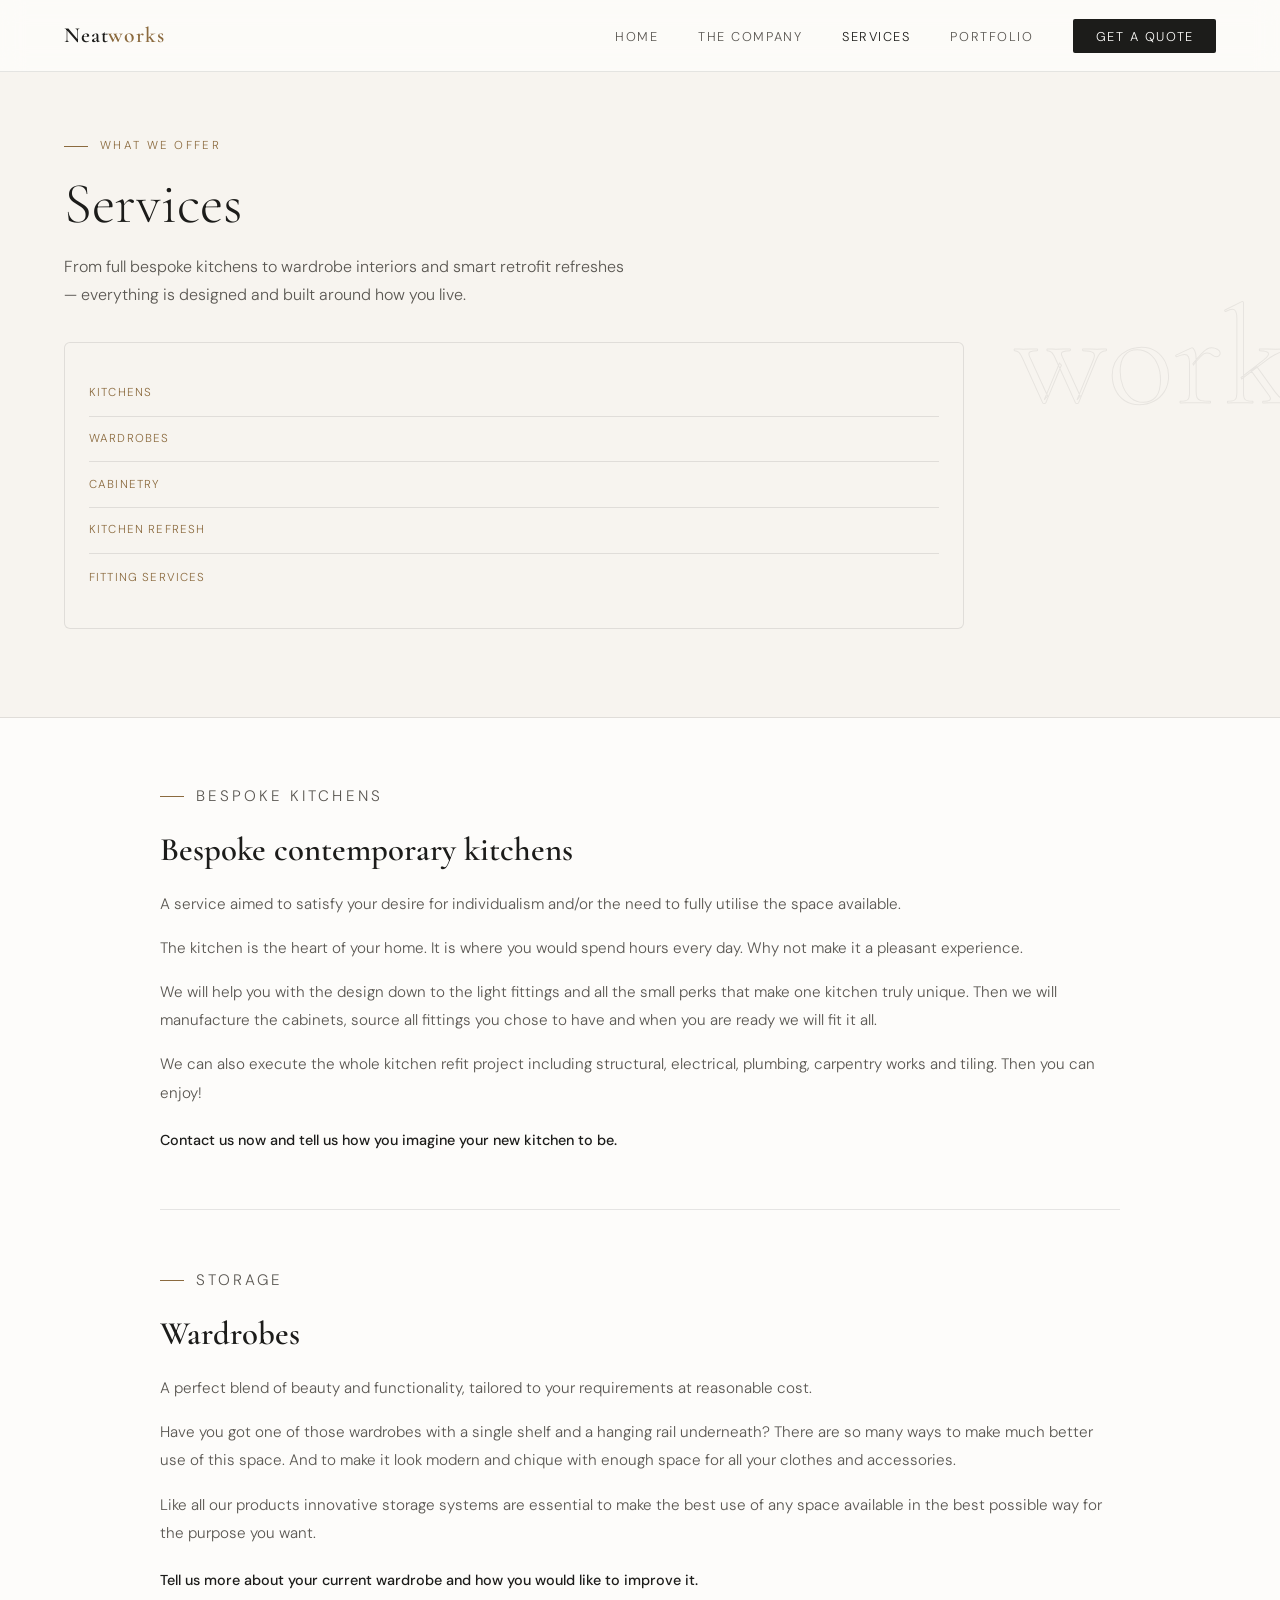
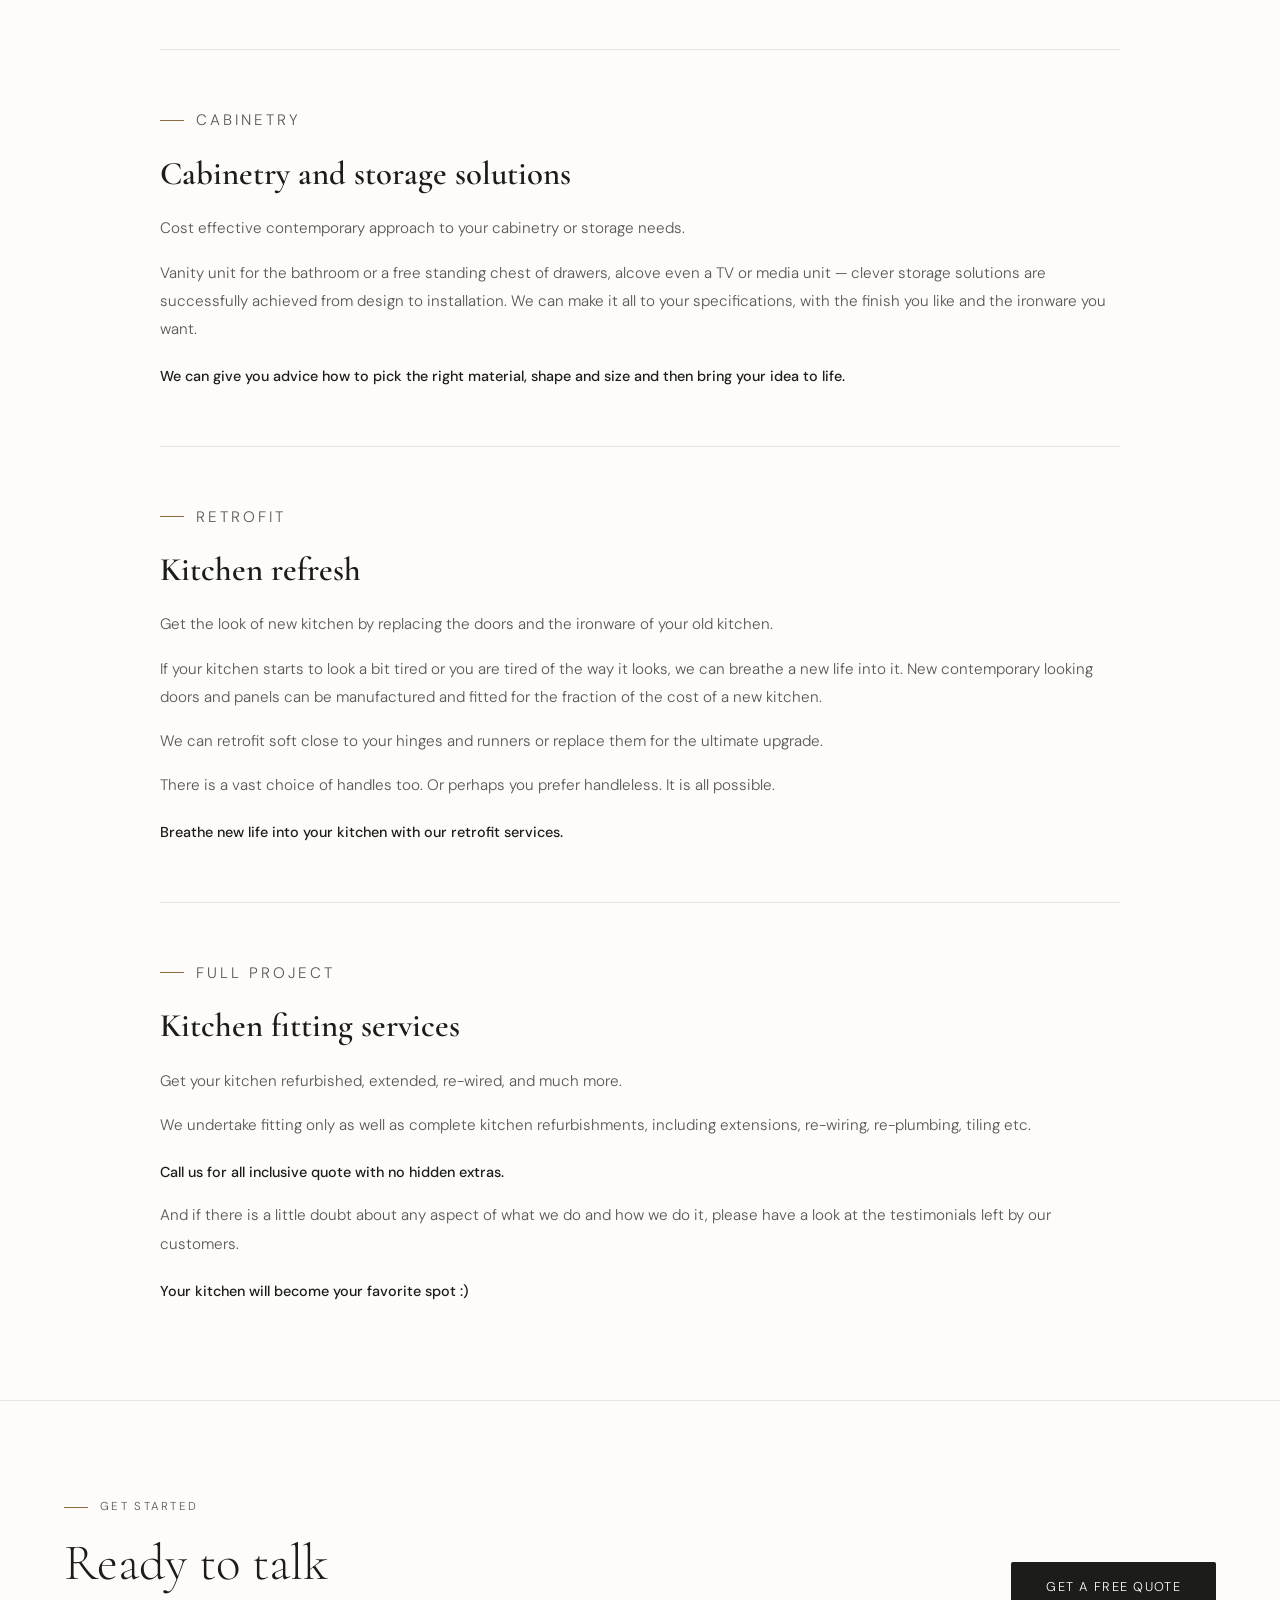
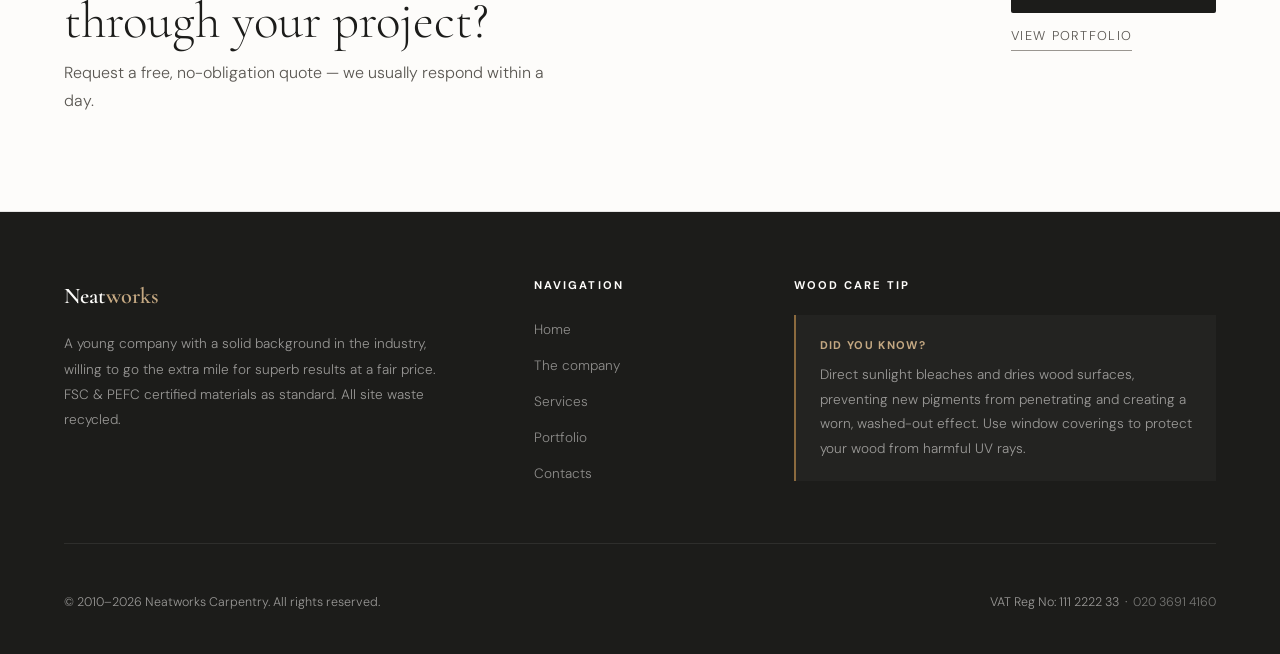
<file: services.html>
<!DOCTYPE html>
<html lang="en">
<head>
<meta charset="utf-8">
<title>Services — Neatworks Carpentry</title>
<meta name="viewport" content="width=device-width, initial-scale=1">
<meta name="description" content="Bespoke kitchens, fitted wardrobes, cabinetry, kitchen refresh and full fitting services from Neatworks Carpentry, London.">
<link href="https://fonts.googleapis.com/css2?family=Cormorant+Garamond:wght@300;400;600&family=DM+Sans:wght@300;400;500&display=swap" rel="stylesheet">
<link rel="stylesheet" href="neatworks.css">
</head>
<body>

<nav id="site-nav">
  <a href="index.html" class="nav-logo">Neat<span>works</span></a>
  <button type="button" class="nav-toggle" aria-expanded="false" aria-controls="nav-menu" aria-label="Open menu">
    <span class="nav-toggle-bar" aria-hidden="true"></span>
    <span class="nav-toggle-bar" aria-hidden="true"></span>
    <span class="nav-toggle-bar" aria-hidden="true"></span>
  </button>
  <div class="nav-backdrop" hidden></div>
  <ul id="nav-menu" class="nav-links">
    <li><a href="index.html">Home</a></li>
    <li><a href="company.html">The company</a></li>
    <li><a href="services.html" aria-current="page">Services</a></li>
    <li><a href="portfolio.html">Portfolio</a></li>
    <li><a href="contacts.html" class="nav-cta">Get a quote</a></li>
  </ul>
</nav>

<header class="page-hero">
  <div class="page-hero-bg" aria-hidden="true">work</div>
  <div class="page-hero-inner">
    <p class="section-label">What we offer</p>
    <h1 class="page-title">Services</h1>
    <p class="page-lead">From full bespoke kitchens to wardrobe interiors and smart retrofit refreshes — everything is designed and built around how you live.</p>
    <nav class="jumpto" aria-label="On this page">
      <a href="#kitchens">Kitchens</a>
      <a href="#wardrobes">Wardrobes</a>
      <a href="#cabinetry">Cabinetry</a>
      <a href="#refresh">Kitchen refresh</a>
      <a href="#fitting">Fitting services</a>
    </nav>
  </div>
</header>

<main class="page-main">
  <div class="page-inner-wide">

    <article id="kitchens" class="service-detail">
      <p class="section-label">Bespoke kitchens</p>
      <h2>Bespoke contemporary kitchens</h2>
      <p>A service aimed to satisfy your desire for individualism and/or the need to fully utilise the space available.</p>
      <p>The kitchen is the heart of your home. It is where you would spend hours every day. Why not make it a pleasant experience.</p>
      <p>We will help you with the design down to the light fittings and all the small perks that make one kitchen truly unique. Then we will manufacture the cabinets, source all fittings you chose to have and when you are ready we will fit it all.</p>
      <p>We can also execute the whole kitchen refit project including structural, electrical, plumbing, carpentry works and tiling. Then you can enjoy!</p>
      <p class="closing-line">Contact us now and tell us how you imagine your new kitchen to be.</p>
    </article>

    <article id="wardrobes" class="service-detail">
      <p class="section-label">Storage</p>
      <h2>Wardrobes</h2>
      <p>A perfect blend of beauty and functionality, tailored to your requirements at reasonable cost.</p>
      <p>Have you got one of those wardrobes with a single shelf and a hanging rail underneath? There are so many ways to make much better use of this space. And to make it look modern and chique with enough space for all your clothes and accessories.</p>
      <p>Like all our products innovative storage systems are essential to make the best use of any space available in the best possible way for the purpose you want.</p>
      <p class="closing-line">Tell us more about your current wardrobe and how you would like to improve it.</p>
    </article>

    <article id="cabinetry" class="service-detail">
      <p class="section-label">Cabinetry</p>
      <h2>Cabinetry and storage solutions</h2>
      <p>Cost effective contemporary approach to your cabinetry or storage needs.</p>
      <p>Vanity unit for the bathroom or a free standing chest of drawers, alcove even a TV or media unit — clever storage solutions are successfully achieved from design to installation. We can make it all to your specifications, with the finish you like and the ironware you want.</p>
      <p class="closing-line">We can give you advice how to pick the right material, shape and size and then bring your idea to life.</p>
    </article>

    <article id="refresh" class="service-detail">
      <p class="section-label">Retrofit</p>
      <h2>Kitchen refresh</h2>
      <p>Get the look of new kitchen by replacing the doors and the ironware of your old kitchen.</p>
      <p>If your kitchen starts to look a bit tired or you are tired of the way it looks, we can breathe a new life into it. New contemporary looking doors and panels can be manufactured and fitted for the fraction of the cost of a new kitchen.</p>
      <p>We can retrofit soft close to your hinges and runners or replace them for the ultimate upgrade.</p>
      <p>There is a vast choice of handles too. Or perhaps you prefer handleless. It is all possible.</p>
      <p class="closing-line">Breathe new life into your kitchen with our retrofit services.</p>
    </article>

    <article id="fitting" class="service-detail">
      <p class="section-label">Full project</p>
      <h2>Kitchen fitting services</h2>
      <p>Get your kitchen refurbished, extended, re-wired, and much more.</p>
      <p>We undertake fitting only as well as complete kitchen refurbishments, including extensions, re-wiring, re-plumbing, tiling etc.</p>
      <p class="closing-line">Call us for all inclusive quote with no hidden extras.</p>
      <p>And if there is a little doubt about any aspect of what we do and how we do it, please have a look at the testimonials left by our customers.</p>
      <p class="closing-line">Your kitchen will become your favorite spot :)</p>
    </article>

  </div>
</main>

<div class="cta-band">
  <div class="cta-band-text">
    <p class="section-label">Get started</p>
    <h2 class="section-title">Ready to talk<br>through your project?</h2>
    <p>Request a free, no-obligation quote — we usually respond within a day.</p>
  </div>
  <div class="cta-stack">
    <a href="contacts.html" class="btn-primary">Get a free quote</a>
    <a href="portfolio.html" class="btn-ghost">View portfolio</a>
  </div>
</div>

<footer>
  <div class="footer-grid">
    <div class="footer-col">
      <a href="neatworkscarpentry-home-scrape.html" class="footer-logo">Neat<span>works</span></a>
      <p class="footer-about">A young company with a solid background in the industry, willing to go the extra mile for superb results at a fair price. FSC &amp; PEFC certified materials as standard. All site waste recycled.</p>
    </div>
    <div class="footer-col">
      <h5>Navigation</h5>
      <ul class="footer-links">
        <li><a href="neatworkscarpentry-home-scrape.html">Home</a></li>
        <li><a href="company.html">The company</a></li>
        <li><a href="services.html">Services</a></li>
        <li><a href="portfolio.html">Portfolio</a></li>
        <li><a href="contacts.html">Contacts</a></li>
      </ul>
    </div>
    <div class="footer-col">
      <h5>Wood care tip</h5>
      <div class="footer-tip">
        <strong>Did you know?</strong>
        Direct sunlight bleaches and dries wood surfaces, preventing new pigments from penetrating and creating a worn, washed-out effect. Use window coverings to protect your wood from harmful UV rays.
      </div>
    </div>
  </div>
  <div class="footer-bottom">
    <span>© 2010–2026 Neatworks Carpentry. All rights reserved.</span>
    <span>VAT Reg No: 111 2222 33 &nbsp;·&nbsp; <a href="tel:02036914160">020 3691 4160</a></span>
  </div>
</footer>

<script src="nav.js"></script>
</body>
</html>
</file>
<file: neatworks.css>
*, *::before, *::after { box-sizing: border-box; margin: 0; padding: 0; }

:root {
  --cream: #F7F4EF;
  --warm-white: #FDFCFA;
  --charcoal: #1C1C1A;
  --mid: #5A5752;
  --muted: #9A9690;
  --accent: #8B6A3E;
  --accent-light: #C4A882;
  --accent-pale: #F0EAE0;
  --line: rgba(28,28,26,0.1);
}

html { scroll-behavior: smooth; }

body {
  font-family: 'DM Sans', sans-serif;
  font-weight: 300;
  background: var(--warm-white);
  color: var(--charcoal);
  font-size: 16px;
  line-height: 1.75;
}

/* ── SITE HEADER NAV (scoped — do not use bare `nav`, Services page uses <nav class="jumpto">) ── */
#site-nav {
  position: fixed; top: 0; left: 0; right: 0; z-index: 100;
  display: flex; align-items: center; justify-content: space-between;
  padding: 0 5vw;
  height: 72px;
  background: rgba(253,252,250,0.88);
  backdrop-filter: blur(12px);
  border-bottom: 1px solid var(--line);
  transition: background 0.3s;
}

.nav-logo {
  font-family: 'Cormorant Garamond', serif;
  font-size: 1.35rem;
  font-weight: 600;
  letter-spacing: 0.04em;
  color: var(--charcoal);
  text-decoration: none;
}

.nav-logo span { color: var(--accent); }

.nav-links {
  display: flex; gap: 2.5rem; list-style: none;
}

.nav-links a {
  text-decoration: none;
  font-size: 0.8rem;
  letter-spacing: 0.12em;
  text-transform: uppercase;
  color: var(--mid);
  transition: color 0.2s;
}

.nav-links a:hover { color: var(--charcoal); }

.nav-links a[aria-current="page"] {
  color: var(--charcoal);
}

.nav-cta {
  background: var(--charcoal);
  color: var(--warm-white) !important;
  padding: 0.55rem 1.4rem;
  border-radius: 2px;
  transition: background 0.2s !important;
}

.nav-cta:hover { background: var(--accent) !important; color: var(--warm-white) !important; }

.nav-cta[aria-current="page"] {
  background: var(--accent) !important;
}

.nav-toggle {
  display: none;
  flex-direction: column;
  justify-content: center;
  gap: 5px;
  width: 44px;
  height: 44px;
  margin: 0;
  padding: 0;
  border: none;
  background: transparent;
  cursor: pointer;
  color: var(--charcoal);
  -webkit-tap-highlight-color: transparent;
}

.nav-toggle:focus-visible {
  outline: 2px solid var(--accent);
  outline-offset: 4px;
}

.nav-toggle-bar {
  display: block;
  width: 22px;
  height: 2px;
  background: currentColor;
  border-radius: 1px;
  transition: transform 0.25s ease, opacity 0.2s ease;
}

#site-nav.is-open .nav-toggle .nav-toggle-bar:nth-child(1) {
  transform: translateY(7px) rotate(45deg);
}

#site-nav.is-open .nav-toggle .nav-toggle-bar:nth-child(2) {
  opacity: 0;
}

#site-nav.is-open .nav-toggle .nav-toggle-bar:nth-child(3) {
  transform: translateY(-7px) rotate(-45deg);
}

.nav-backdrop {
  display: none;
}

/* ── HERO (home) ── */
.hero {
  min-height: 100vh;
  display: flex; align-items: center;
  padding: 100px 5vw 60px;
  position: relative;
  overflow: hidden;
  background: var(--cream);
}

.hero-bg-text {
  position: absolute;
  right: -2vw; top: 50%;
  transform: translateY(-50%);
  font-family: 'Cormorant Garamond', serif;
  font-size: clamp(120px, 18vw, 260px);
  font-weight: 300;
  color: transparent;
  -webkit-text-stroke: 1px rgba(28,28,26,0.07);
  line-height: 1;
  pointer-events: none;
  user-select: none;
}

.hero-content {
  max-width: 700px;
  position: relative;
  z-index: 1;
  animation: fadeUp 1s ease both;
}

.hero-eyebrow {
  font-size: 0.72rem;
  letter-spacing: 0.2em;
  text-transform: uppercase;
  color: var(--accent);
  margin-bottom: 1.5rem;
  display: flex; align-items: center; gap: 0.75rem;
}

.hero-eyebrow::before {
  content: '';
  display: block; width: 32px; height: 1px;
  background: var(--accent);
}

.hero h1 {
  font-family: 'Cormorant Garamond', serif;
  font-size: clamp(2.8rem, 6vw, 5.5rem);
  font-weight: 300;
  line-height: 1.08;
  letter-spacing: -0.01em;
  margin-bottom: 1.75rem;
  color: var(--charcoal);
}

.hero h1 em {
  font-style: italic;
  color: var(--accent);
}

.hero-sub {
  font-size: 1rem;
  color: var(--mid);
  max-width: 480px;
  margin-bottom: 2.5rem;
  line-height: 1.8;
}

.hero-actions {
  display: flex; gap: 1rem; flex-wrap: wrap; align-items: center;
}

.btn-primary {
  background: var(--charcoal);
  color: var(--warm-white);
  padding: 0.9rem 2.2rem;
  text-decoration: none;
  font-size: 0.8rem;
  letter-spacing: 0.1em;
  text-transform: uppercase;
  border-radius: 2px;
  transition: background 0.25s, transform 0.2s;
  display: inline-block;
  border: none;
  cursor: pointer;
  font-family: inherit;
}

.btn-primary:hover { background: var(--accent); transform: translateY(-1px); }

.btn-ghost {
  color: var(--mid);
  text-decoration: none;
  font-size: 0.8rem;
  letter-spacing: 0.1em;
  text-transform: uppercase;
  border-bottom: 1px solid var(--muted);
  padding-bottom: 2px;
  transition: color 0.2s, border-color 0.2s;
}

.btn-ghost:hover { color: var(--charcoal); border-color: var(--charcoal); }

.hero-stat-row {
  display: flex; gap: 3rem; margin-top: 4rem;
  padding-top: 2rem;
  border-top: 1px solid var(--line);
}

.hero-stat .num {
  font-family: 'Cormorant Garamond', serif;
  font-size: 2.2rem;
  font-weight: 600;
  color: var(--charcoal);
  line-height: 1;
  margin-bottom: 0.25rem;
}

.hero-stat .label {
  font-size: 0.72rem;
  letter-spacing: 0.1em;
  text-transform: uppercase;
  color: var(--muted);
}

/* ── INNER PAGE HEADER ── */
.page-hero {
  padding: 8.5rem 5vw 4rem;
  background: var(--cream);
  position: relative;
  overflow: hidden;
  border-bottom: 1px solid var(--line);
}

.page-hero-bg {
  position: absolute;
  right: -1vw;
  top: 50%;
  transform: translateY(-50%);
  font-family: 'Cormorant Garamond', serif;
  font-size: clamp(64px, 12vw, 140px);
  font-weight: 300;
  color: transparent;
  -webkit-text-stroke: 1px rgba(28,28,26,0.07);
  line-height: 1;
  pointer-events: none;
  user-select: none;
}

.page-hero-inner {
  position: relative;
  z-index: 1;
  max-width: 900px;
  animation: fadeUp 0.8s ease both;
}

.page-title {
  font-family: 'Cormorant Garamond', serif;
  font-size: clamp(2.2rem, 5vw, 3.6rem);
  font-weight: 300;
  line-height: 1.12;
  margin-bottom: 1rem;
  color: var(--charcoal);
}

.page-lead {
  font-size: 1rem;
  color: var(--mid);
  max-width: 560px;
  line-height: 1.8;
}

.page-main {
  padding: 4rem 5vw 6rem;
}

.page-inner {
  max-width: 720px;
  margin: 0 auto;
}

.page-inner-wide {
  max-width: 960px;
  margin: 0 auto;
}

.prose p {
  margin-bottom: 1.25rem;
  color: var(--mid);
  font-size: 0.95rem;
  line-height: 1.85;
}

.prose h2 {
  font-family: 'Cormorant Garamond', serif;
  font-size: clamp(1.5rem, 2.8vw, 2rem);
  font-weight: 600;
  color: var(--charcoal);
  margin: 2.75rem 0 1rem;
}

.prose h2:first-child { margin-top: 0; }

.process-steps {
  list-style: none;
  margin: 1.5rem 0 0;
  counter-reset: proc;
}

.process-steps li {
  position: relative;
  padding-left: 3.5rem;
  margin-bottom: 1.75rem;
  color: var(--mid);
  font-size: 0.95rem;
  line-height: 1.85;
}

.process-steps li::before {
  counter-increment: proc;
  content: counter(proc);
  position: absolute;
  left: 0;
  top: 0;
  width: 2.25rem;
  height: 2.25rem;
  display: flex;
  align-items: center;
  justify-content: center;
  font-family: 'Cormorant Garamond', serif;
  font-size: 1.1rem;
  font-weight: 600;
  color: var(--warm-white);
  background: var(--charcoal);
  border-radius: 2px;
}

.tagline-band {
  background: var(--charcoal);
  color: rgba(253,252,250,0.92);
  padding: 2.5rem 5vw;
  text-align: center;
  font-family: 'Cormorant Garamond', serif;
  font-size: clamp(1.15rem, 2.2vw, 1.65rem);
  font-weight: 300;
  line-height: 1.5;
}

.tagline-band a {
  color: var(--accent-light);
  text-decoration: none;
  border-bottom: 1px solid rgba(196,168,130,0.45);
  transition: color 0.2s, border-color 0.2s;
}

.tagline-band a:hover {
  color: var(--warm-white);
  border-bottom-color: var(--warm-white);
}

/* ── SERVICES PAGE BLOCKS ── */
.jumpto {
  display: flex;
  flex-direction: column;
  align-items: stretch;
  gap: 0;
  margin-top: 2rem;
  margin-bottom: 1.5rem;
  padding: 1.75rem 1.5rem 2rem;
  border: 1px solid var(--line);
  border-radius: 6px;
  background: var(--cream);
}

.jumpto a {
  display: flex;
  align-items: center;
  min-height: 2.85rem;
  padding: 0.4rem 0;
  font-size: 0.72rem;
  letter-spacing: 0.1em;
  text-transform: uppercase;
  color: var(--accent);
  text-decoration: none;
  border-bottom: 1px solid var(--line);
}

.jumpto a:last-child {
  border-bottom: none;
  padding-bottom: 0;
  min-height: 2.65rem;
}

.jumpto a:hover {
  color: var(--charcoal);
  border-bottom-color: var(--accent-light);
}

.service-detail {
  scroll-margin-top: 92px;
  padding: 3.5rem 0;
  border-bottom: 1px solid var(--line);
}

.service-detail:first-of-type { padding-top: 0; }

.service-detail:last-of-type { border-bottom: none; padding-bottom: 0; }

.service-detail h2 {
  font-family: 'Cormorant Garamond', serif;
  font-size: clamp(1.5rem, 2.8vw, 2.05rem);
  font-weight: 600;
  color: var(--charcoal);
  margin-bottom: 0.75rem;
}

.service-detail .section-label { margin-bottom: 0.65rem; }

.service-detail p {
  color: var(--mid);
  font-size: 0.95rem;
  margin-bottom: 1rem;
  line-height: 1.85;
}

.service-detail p:last-child { margin-bottom: 0; }

.service-detail .closing-line {
  margin-top: 1.25rem;
  font-size: 0.9rem;
  font-weight: 500;
  color: var(--charcoal);
}

/* ── PORTFOLIO FILTERS & LIST ── */
.filter-bar {
  display: flex; flex-wrap: wrap; gap: 0.5rem;
  margin-bottom: 2.5rem;
}

.filter-btn {
  font-family: 'DM Sans', sans-serif;
  font-size: 0.68rem;
  letter-spacing: 0.06em;
  text-transform: uppercase;
  padding: 0.55rem 0.85rem;
  border: 1px solid var(--line);
  background: var(--warm-white);
  color: var(--mid);
  cursor: pointer;
  border-radius: 2px;
  transition: background 0.2s, color 0.2s, border-color 0.2s;
}

.filter-btn:hover {
  border-color: var(--charcoal);
  color: var(--charcoal);
}

.filter-btn.is-active {
  background: var(--charcoal);
  border-color: var(--charcoal);
  color: var(--warm-white);
}

.portfolio-list {
  display: flex;
  flex-direction: column;
  gap: 1px;
  background: var(--line);
  border: 1px solid var(--line);
}

.portfolio-item {
  display: grid;
  grid-template-columns: minmax(200px, 260px) 1fr;
  background: var(--warm-white);
}

@media (max-width: 700px) {
  .portfolio-item { grid-template-columns: 1fr; }
}

.portfolio-item.is-hidden { display: none; }

.portfolio-item .pi-meta {
  padding: 1.5rem 1.75rem;
  background: var(--cream);
  border-right: 1px solid var(--line);
}

@media (max-width: 700px) {
  .portfolio-item .pi-meta { border-right: none; border-bottom: 1px solid var(--line); }
}

.portfolio-item .pi-cat {
  font-size: 0.65rem;
  letter-spacing: 0.12em;
  text-transform: uppercase;
  color: var(--accent);
  margin-bottom: 0.45rem;
}

.portfolio-item .pi-meta h3 {
  font-family: 'Cormorant Garamond', serif;
  font-size: 1.2rem;
  font-weight: 600;
  color: var(--charcoal);
  line-height: 1.25;
}

.portfolio-item .pi-body {
  padding: 1.5rem 1.75rem;
  color: var(--mid);
  font-size: 0.9rem;
  line-height: 1.8;
}

/* ── CONTACT ── */
.contact-grid {
  display: grid;
  grid-template-columns: 1fr minmax(280px, 340px);
  gap: 3.5rem;
  align-items: start;
}

@media (max-width: 900px) {
  .contact-grid { grid-template-columns: 1fr; }
}

.form-note {
  font-size: 0.88rem;
  color: var(--muted);
  margin-bottom: 1.75rem;
  max-width: 520px;
  line-height: 1.7;
}

.form-field { margin-bottom: 1.35rem; }

.form-field label {
  display: block;
  font-size: 0.65rem;
  letter-spacing: 0.14em;
  text-transform: uppercase;
  color: var(--mid);
  margin-bottom: 0.45rem;
}

.form-field input,
.form-field select,
.form-field textarea {
  width: 100%;
  padding: 0.75rem 1rem;
  font-family: inherit;
  font-size: 0.95rem;
  font-weight: 400;
  border: 1px solid var(--line);
  border-radius: 2px;
  background: var(--warm-white);
  color: var(--charcoal);
  transition: border-color 0.2s;
}

.form-field input:focus,
.form-field select:focus,
.form-field textarea:focus {
  outline: none;
  border-color: var(--accent);
}

.form-field textarea { min-height: 140px; resize: vertical; }

.contact-panel {
  background: var(--cream);
  border: 1px solid var(--line);
  padding: 2rem 1.75rem;
}

.contact-panel h2 {
  font-family: 'Cormorant Garamond', serif;
  font-size: 1.3rem;
  font-weight: 600;
  color: var(--charcoal);
  margin-bottom: 1.25rem;
}

.contact-list {
  list-style: none;
  font-size: 0.88rem;
  color: var(--mid);
  line-height: 1.75;
}

.contact-list li {
  position: relative;
  padding-left: 1rem;
  margin-bottom: 0.85rem;
}

.contact-list li::before {
  content: '';
  position: absolute;
  left: 0;
  top: 0.55em;
  width: 5px;
  height: 5px;
  background: var(--accent);
  border-radius: 50%;
}

.contact-list a {
  color: var(--accent);
  text-decoration: none;
  border-bottom: 1px solid var(--accent-light);
}

.contact-list a:hover {
  color: var(--charcoal);
  border-color: var(--charcoal);
}

.cta-stack {
  display: flex;
  flex-direction: column;
  gap: 0.75rem;
  align-items: flex-start;
}

.cta-stack .tel-link {
  font-size: 0.85rem;
  color: var(--mid);
  text-decoration: none;
}

.cta-stack .tel-link:hover { color: var(--charcoal); }

/* ── SECTIONS (home) ── */
.section {
  padding: 7rem 5vw;
}

.section-label {
  font-size: 0.72rem;
  letter-spacing: 0.2em;
  text-transform: uppercase;
  color: var(--accent);
  margin-bottom: 1rem;
  display: flex; align-items: center; gap: 0.75rem;
}

.section-label::before {
  content: '';
  display: block; width: 24px; height: 1px;
  background: var(--accent);
}

.section-title {
  font-family: 'Cormorant Garamond', serif;
  font-size: clamp(2rem, 4vw, 3.2rem);
  font-weight: 300;
  line-height: 1.15;
  margin-bottom: 1rem;
  color: var(--charcoal);
}

.section-intro {
  color: var(--mid);
  max-width: 500px;
  margin-bottom: 4rem;
}

.services-grid {
  display: grid;
  grid-template-columns: repeat(auto-fit, minmax(min(100%, 260px), 1fr));
  gap: 1px;
  background: var(--line);
  border: 1px solid var(--line);
}

.service-card {
  background: var(--warm-white);
  padding: 2.5rem;
  transition: background 0.3s;
  position: relative;
}

.service-card:hover { background: var(--accent-pale); }

.service-num {
  font-family: 'Cormorant Garamond', serif;
  font-size: 3.5rem;
  font-weight: 300;
  color: var(--line);
  line-height: 1;
  margin-bottom: 1.5rem;
}

.service-card h3 {
  font-family: 'Cormorant Garamond', serif;
  font-size: 1.5rem;
  font-weight: 600;
  margin-bottom: 0.75rem;
  color: var(--charcoal);
}

.service-card p {
  font-size: 0.9rem;
  color: var(--mid);
  line-height: 1.8;
}

.service-arrow {
  display: inline-block;
  margin-top: 1.5rem;
  font-size: 0.75rem;
  letter-spacing: 0.1em;
  text-transform: uppercase;
  color: var(--accent);
  text-decoration: none;
  border-bottom: 1px solid var(--accent-light);
  padding-bottom: 2px;
  transition: border-color 0.2s;
}

.service-arrow:hover { border-color: var(--accent); }

/* Home — “What we do”: always a vertical stack (no cramped multi-column grid) */
.section-services .services-grid {
  grid-template-columns: 1fr;
  gap: 2rem;
  background: transparent;
  border: none;
}

.section-services .service-card {
  border: 1px solid var(--line);
  border-radius: 6px;
}

.section-services {
  padding-bottom: 7rem;
}

.section-services + .about-strip {
  margin-top: 3rem;
}

.about-strip {
  background: var(--charcoal);
  color: var(--warm-white);
  padding: 5rem 5vw;
  display: flex;
  gap: 4rem;
  align-items: center;
  flex-wrap: wrap;
}

.about-strip-text { flex: 1; min-width: 280px; }

.about-strip .section-label { color: var(--accent-light); }
.about-strip .section-label::before { background: var(--accent-light); }

.about-strip .section-title { color: var(--warm-white); margin-bottom: 1.5rem; }

.about-strip p {
  color: rgba(253,252,250,0.65);
  font-size: 0.95rem;
  max-width: 520px;
  line-height: 1.85;
  margin-bottom: 1rem;
}

.about-pillars {
  display: flex; flex-direction: column; gap: 1px;
  flex: 0 0 320px;
}

.pillar {
  padding: 1.4rem 1.75rem;
  border-left: 2px solid var(--accent);
  background: rgba(255,255,255,0.04);
}

.pillar h4 {
  font-size: 0.8rem;
  letter-spacing: 0.1em;
  text-transform: uppercase;
  color: var(--accent-light);
  margin-bottom: 0.35rem;
}

.pillar p {
  font-size: 0.85rem;
  color: rgba(253,252,250,0.55);
  margin: 0;
  line-height: 1.6;
}

.projects-header {
  display: flex; justify-content: space-between; align-items: flex-end;
  flex-wrap: wrap; gap: 1.5rem;
  margin-bottom: 3rem;
}

.projects-grid {
  display: grid;
  grid-template-columns: repeat(2, 1fr);
  gap: 1.5rem;
}

.project-card {
  position: relative;
  overflow: hidden;
  background: var(--cream);
  aspect-ratio: 4/3;
  cursor: pointer;
}

.project-card-inner {
  position: relative;
  width: 100%; height: 100%;
}

.project-placeholder {
  width: 100%; height: 100%;
  display: flex; align-items: center; justify-content: center;
  background: var(--accent-pale);
}

.project-placeholder svg { opacity: 0.25; }

.project-overlay {
  position: absolute; inset: 0;
  background: linear-gradient(to top, rgba(28,28,26,0.82) 0%, rgba(28,28,26,0) 55%);
  display: flex; flex-direction: column; justify-content: flex-end;
  padding: 1.75rem;
  opacity: 0;
  transition: opacity 0.35s;
}

.project-card:hover .project-overlay { opacity: 1; }

.project-label {
  font-size: 0.7rem;
  letter-spacing: 0.15em;
  text-transform: uppercase;
  color: var(--accent-light);
  margin-bottom: 0.4rem;
}

.project-title {
  font-family: 'Cormorant Garamond', serif;
  font-size: 1.4rem;
  font-weight: 400;
  color: var(--warm-white);
  margin-bottom: 0.5rem;
}

.project-desc {
  font-size: 0.8rem;
  color: rgba(253,252,250,0.65);
  line-height: 1.6;
}

.project-meta {
  padding: 1rem 0 0.5rem;
}

.project-meta h5 {
  font-family: 'Cormorant Garamond', serif;
  font-size: 1.1rem;
  font-weight: 600;
  color: var(--charcoal);
  margin-bottom: 0.2rem;
}

.project-meta p {
  font-size: 0.8rem;
  color: var(--muted);
}

.testimonials-section { background: var(--cream); }

.clients-grid {
  display: grid;
  grid-template-columns: repeat(auto-fit, minmax(220px, 1fr));
  gap: 1px;
  background: var(--line);
  border: 1px solid var(--line);
  margin-top: 3.5rem;
}

.client-card {
  background: var(--cream);
  padding: 2rem 2rem;
  text-align: center;
  transition: background 0.25s;
}

.client-card:hover { background: var(--warm-white); }

.client-initial {
  width: 52px; height: 52px; border-radius: 50%;
  background: var(--accent-pale);
  border: 1px solid var(--accent-light);
  display: flex; align-items: center; justify-content: center;
  margin: 0 auto 1rem;
  font-family: 'Cormorant Garamond', serif;
  font-size: 1.2rem;
  font-weight: 600;
  color: var(--accent);
}

.client-name {
  font-size: 0.85rem;
  font-weight: 500;
  color: var(--charcoal);
  margin-bottom: 0.2rem;
}

.client-type {
  font-size: 0.72rem;
  letter-spacing: 0.08em;
  text-transform: uppercase;
  color: var(--muted);
}

.cta-band {
  padding: 6rem 5vw;
  display: flex; align-items: center; justify-content: space-between;
  flex-wrap: wrap; gap: 2rem;
  border-top: 1px solid var(--line);
  border-bottom: 1px solid var(--line);
}

.cta-band-text .section-title { margin-bottom: 0.5rem; }

.cta-band-text p { color: var(--mid); max-width: 480px; }

footer {
  background: var(--charcoal);
  color: rgba(253,252,250,0.55);
  padding: 4rem 5vw 2.5rem;
}

.footer-grid {
  display: grid;
  grid-template-columns: 2fr 1fr 2fr;
  gap: 3rem;
  margin-bottom: 3rem;
  padding-bottom: 3rem;
  border-bottom: 1px solid rgba(255,255,255,0.08);
}

.footer-logo {
  font-family: 'Cormorant Garamond', serif;
  font-size: 1.4rem;
  font-weight: 600;
  color: var(--warm-white);
  margin-bottom: 1rem;
  display: block;
  text-decoration: none;
}

.footer-logo span { color: var(--accent-light); }

.footer-about {
  font-size: 0.85rem;
  line-height: 1.85;
  max-width: 380px;
}

.footer-col h5 {
  font-size: 0.7rem;
  letter-spacing: 0.18em;
  text-transform: uppercase;
  color: var(--warm-white);
  margin-bottom: 1.2rem;
}

.footer-links { list-style: none; }

.footer-links li { margin-bottom: 0.5rem; }

.footer-links a {
  color: rgba(253,252,250,0.5);
  text-decoration: none;
  font-size: 0.85rem;
  transition: color 0.2s;
}

.footer-links a:hover { color: var(--warm-white); }

.footer-tip {
  font-size: 0.85rem;
  line-height: 1.8;
  padding: 1.25rem 1.5rem;
  border-left: 2px solid var(--accent);
  background: rgba(255,255,255,0.03);
}

.footer-tip strong {
  font-size: 0.7rem;
  letter-spacing: 0.12em;
  text-transform: uppercase;
  color: var(--accent-light);
  display: block;
  margin-bottom: 0.5rem;
}

.footer-bottom {
  display: flex; justify-content: space-between; align-items: center;
  flex-wrap: wrap; gap: 1rem;
  font-size: 0.78rem;
}

.footer-bottom a { color: rgba(253,252,250,0.4); text-decoration: none; }

@keyframes fadeUp {
  from { opacity: 0; transform: translateY(24px); }
  to   { opacity: 1; transform: translateY(0); }
}

@media (max-width: 700px) {
  .projects-grid { grid-template-columns: 1fr; }
  .footer-grid { grid-template-columns: 1fr; gap: 2rem; }
  .about-strip { flex-direction: column; }
  .hero-stat-row { gap: 1.5rem; flex-wrap: wrap; }

  /*
   * backdrop-filter on #site-nav creates a containing block for position:fixed children,
   * so the menu was trapped in the 72px bar instead of covering the viewport/hero.
   */
  #site-nav {
    backdrop-filter: none;
    background: rgba(253, 252, 250, 0.97);
    z-index: 1000;
  }

  .nav-toggle {
    display: flex;
    flex-shrink: 0;
  }

  .nav-links {
    position: fixed;
    top: 72px;
    left: 0;
    right: 0;
    bottom: 0;
    z-index: 1002;
    flex-direction: column;
    align-items: stretch;
    gap: 0;
    margin: 0;
    padding: 0.5rem 5vw 2rem;
    list-style: none;
    background: rgba(253, 252, 250, 0.98);
    backdrop-filter: blur(12px);
    border-bottom: 1px solid var(--line);
    overflow-y: auto;
    -webkit-overflow-scrolling: touch;
    display: none;
  }

  #site-nav.is-open .nav-links {
    display: flex;
  }

  .nav-links li {
    border-bottom: 1px solid var(--line);
  }

  .nav-links li:last-child {
    border-bottom: none;
    margin-top: 0.5rem;
    padding-top: 0.5rem;
  }

  .nav-links a {
    display: block;
    padding: 1rem 0;
    font-size: 0.85rem;
  }

  .nav-links .nav-cta {
    text-align: center;
    padding: 0.85rem 1.4rem;
    border-radius: 2px;
  }

  .nav-backdrop {
    display: block;
    position: fixed;
    top: 72px;
    left: 0;
    right: 0;
    bottom: 0;
    z-index: 1001;
    margin: 0;
    padding: 0;
    border: none;
    background: rgba(28, 28, 26, 0.35);
    cursor: pointer;
    -webkit-tap-highlight-color: transparent;
  }

  .nav-backdrop[hidden] {
    display: none !important;
  }

  /* Home — sections */
  .section {
    padding: 4rem 5vw;
  }

  .section-services {
    padding-bottom: 9rem;
  }

  .section-services + .about-strip {
    margin-top: 3.5rem;
  }

  .section-intro {
    margin-bottom: 2.75rem;
  }

  .section-services .services-grid {
    gap: 1.75rem;
  }

  .section-services .service-card {
    padding: 2rem 1.5rem 2.25rem;
  }

  .section-services .service-num {
    font-size: 2.35rem;
    margin-bottom: 0.85rem;
  }

  .section-services .service-card h3 {
    font-size: 1.2rem;
    line-height: 1.25;
    margin-bottom: 0.65rem;
  }

  .section-services .service-card p {
    font-size: 0.88rem;
    line-height: 1.75;
  }

  .section-services .service-arrow {
    margin-top: 1.35rem;
  }

  /* Services page — jump links & articles */
  .page-hero {
    padding: 6.5rem 5vw 4rem;
  }

  .jumpto {
    margin-top: 1.75rem;
    margin-bottom: 2rem;
    padding: 2rem 1.35rem 2.25rem;
  }

  .jumpto a {
    min-height: 3.1rem;
  }

  .page-main {
    padding: 2.5rem 5vw 4rem;
  }

  .service-detail {
    padding: 2.25rem 0;
    scroll-margin-top: 80px;
  }

  .service-detail h2 {
    line-height: 1.2;
  }
}
</file>
